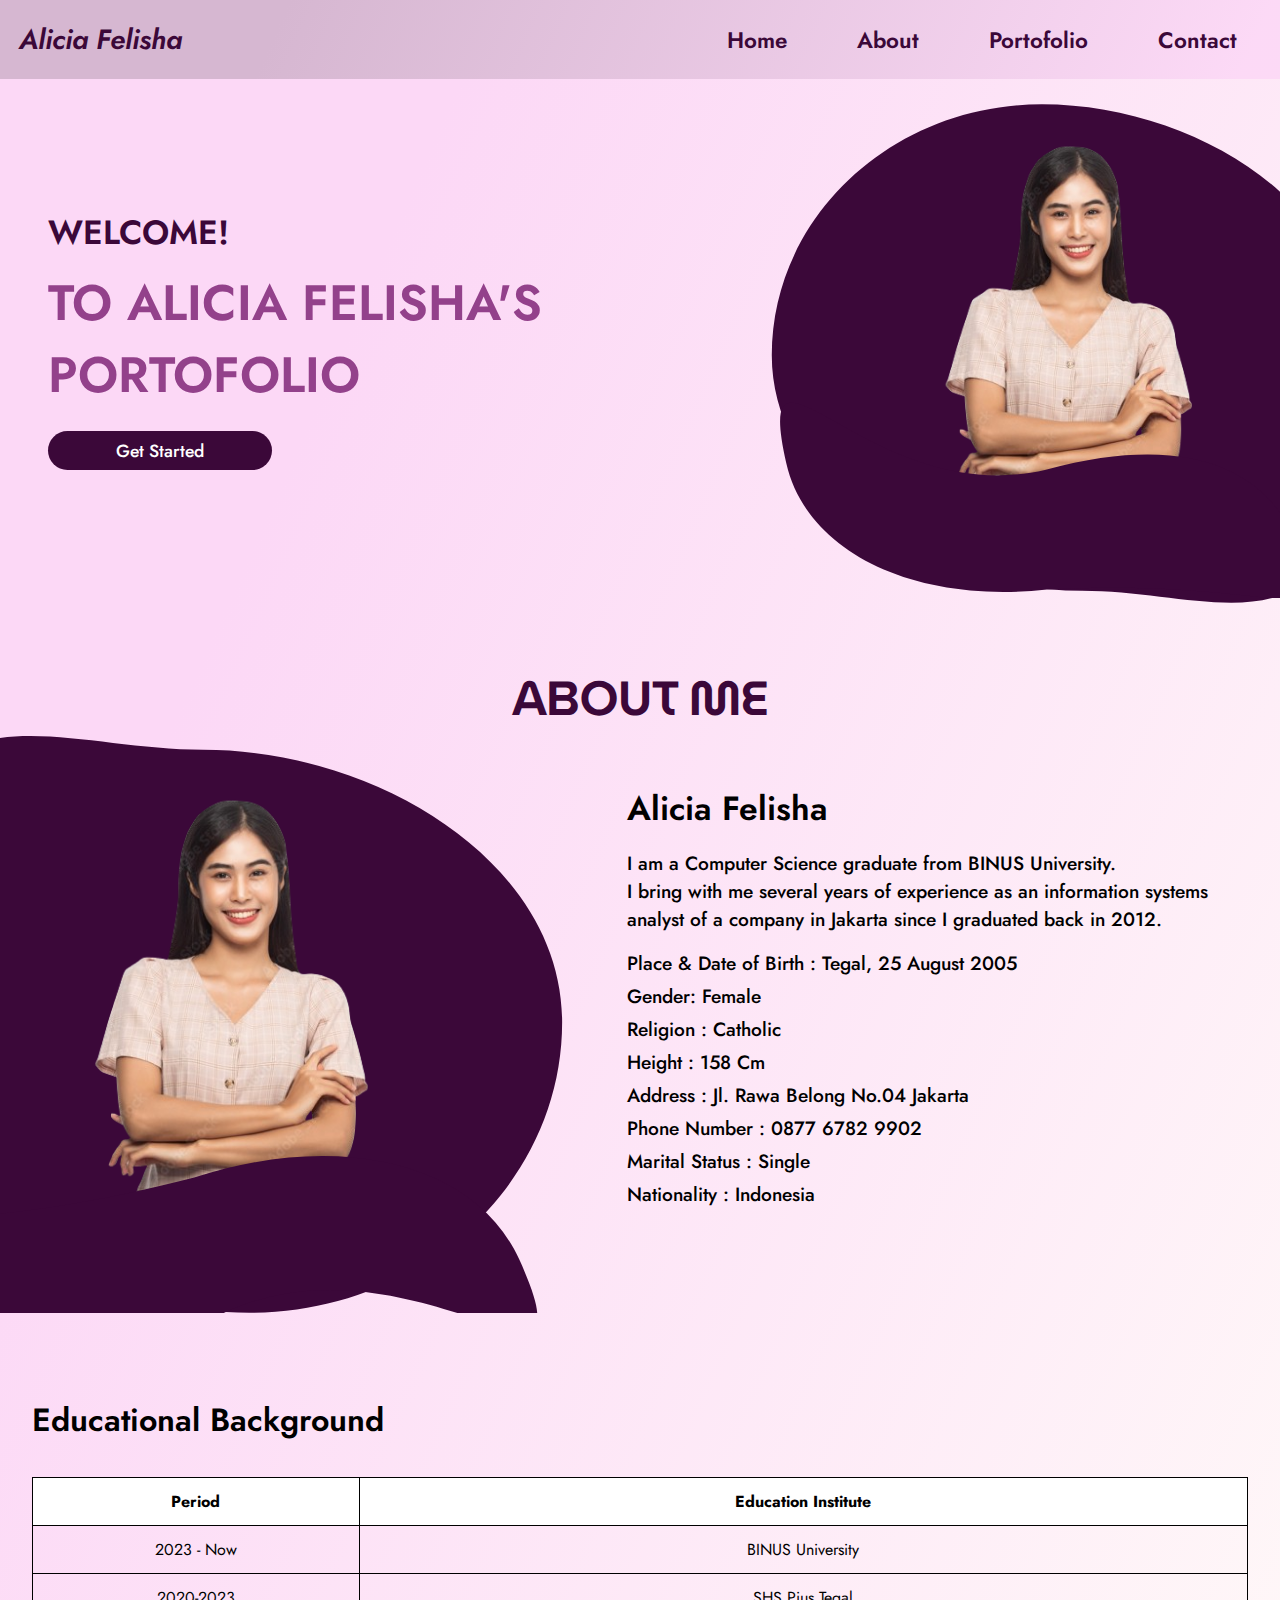
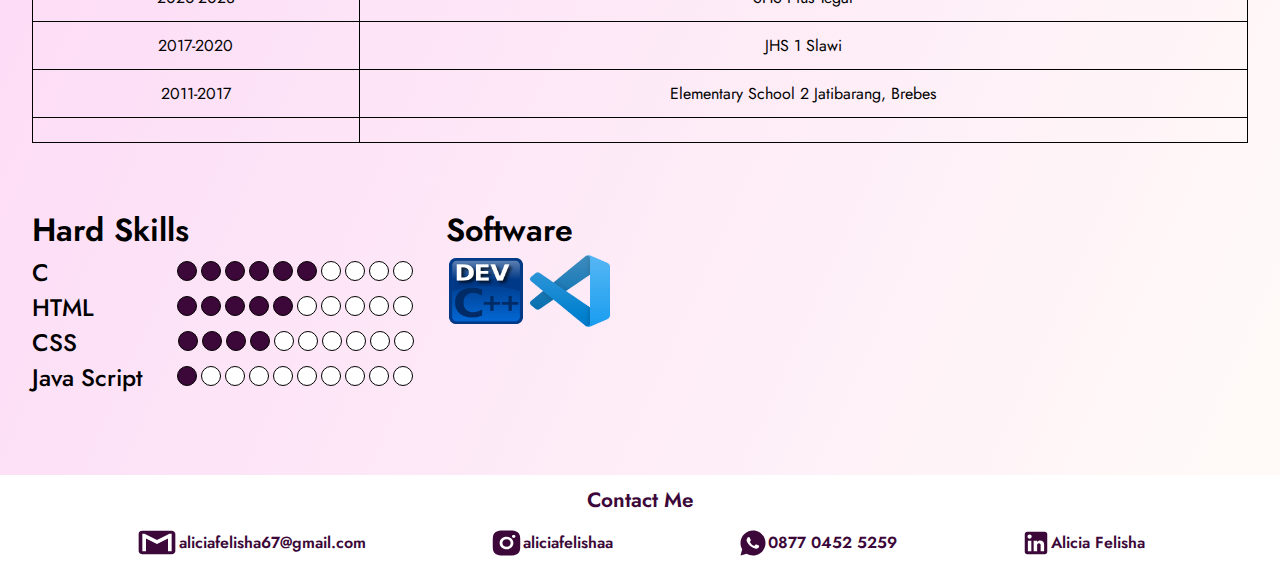
<file: index.html>
<!DOCTYPE html>
<html lang="en">
  <head>
    <meta charset="UTF-8" />
    <meta name="viewport" content="width=device-width, initial-scale=1.0" />
    <title>Portofolio</title>
    <link rel="stylesheet" href="style.css" />
    <link rel="preconnect" href="https://fonts.googleapis.com" />
    <link rel="preconnect" href="https://fonts.gstatic.com" crossorigin />
    <link
      href="https://fonts.googleapis.com/css2?family=Jost:ital,wght@0,100..900;1,100..900&display=swap"
      rel="stylesheet"
    />
    <link
      href="https://fonts.googleapis.com/css2?family=Jost:ital,wght@0,100..900;1,100..900&family=MuseoModerno:ital,wght@0,100..900;1,100..900&display=swap"
      rel="stylesheet"
    />
    <!-- BOXICON (ICON) -->
    <link
      href="https://unpkg.com/boxicons@2.1.4/css/boxicons.min.css"
      rel="stylesheet"
    />
  </head>
  <body>
    <nav class="navbar">
      <div class="navbar-container">
        <span class="nameLogo">Alicia Felisha</span>
        <ul class="navbar__buttons">
          <li><a href="index.html">Home</a></li>
          <li><a href="#about-me">About</a></li>
          <li><a href="index_portofolio.html">Portofolio</a></li>
          <li><a href="index_contact.html">Contact</a></li>
        </ul>
        <div class="navbar__mobile-hamburger">
          <i class="bx bx-menu"></i>
        </div>
      </div>
    </nav>
    <main>
      <section class="ContainerImageTitle section home">
        <div class="titleContainer">
          <div class="titleWelcome">WELCOME!</div>
          <div class="titlePortofolio">
            TO ALICIA FELISHA'S <br />PORTOFOLIO
          </div>
          <div class="buttonGetStarted">
            <button class="getStarted">
              <a
                href="#
                "
                >Get Started</a
              >
            </button>
          </div>
        </div>
        <div class="imagePeople">
          <svg
            xmlns="http://www.w3.org/2000/svg"
            width="509"
            height="552"
            viewBox="0 0 589 572"
            fill="none"
          >
            <path
              d="M672.41 267.275C698.5 667.5 532.499 557.775 359.91 557.775C187.321 557.775 0.909912 445.714 0.909912 285.275C0.909912 124.836 140.821 -5.2251 313.41 -5.2251C485.999 -5.2251 672.41 106.836 672.41 267.275Z"
              fill="#3B0839"
            />
            <image
              xlink:href="Asset/1000_F_522657943_dyMe82dlaNDYj5a3Kgy31LSkqwDp9mtB-removebg-preview.png"
              width="100%"
              height="100%"
              x="50"
              y="-50"
            />
            <g
              xmlns="http://www.w3.org/2000/svg"
              width="561"
              height="226"
              transform="translate(10, 340)"
              viewBox="0 0 561 226"
              fill="none"
            >
              <path
                d="M602.856 209.625C594.845 248.459 535.553 204.448 309.49 216.158C153.72 233.264 30.5 171.5 7.70522 70.1235C-33.406 -112.713 106 126 308.118 77.4987C569.5 6.50001 610.867 170.79 602.856 209.625Z"
                fill="#3B0839"
              />
            </g>
          </svg>
        </div>
      </section>

      <section id="about-me" class="section">
        <h1 class="SubTitle-Header">ABOUT ME</h1>
        <div class="container-about">
          <div class="imagePeople2">
            <svg
              xmlns="http://www.w3.org/2000/svg"
              width="563"
              height="577"
              viewBox="0 0 563 577"
              fill="none"
            >
              <path
                d="M-109.371 304.261C-135.461 -95.9641 30.5399 13.761 203.129 13.761C375.718 13.761 562.129 125.822 562.129 286.261C562.129 446.7 422.218 576.761 249.629 576.761C77.0398 576.761 -109.371 464.7 -109.371 304.261Z"
                fill="#3B0839"
              />
              <image
                xlink:href="Asset/1000_F_522657943_dyMe82dlaNDYj5a3Kgy31LSkqwDp9mtB-removebg-preview.png"
                width="100%"
                height="100%"
                x="-50"
                y="-40"
              />
              <g
                xmlns="http://www.w3.org/2000/svg"
                width="561"
                height="226"
                transform="translate(10, 420)"
                viewBox="0 0 561 226"
                fill="none"
              >
                <path
                  d="M-101.749 87.2242C-101.749 47.5719 -34.7885 78.697 184.248 21.558C333.351 -26.6643 466.507 8.93267 509.313 103.614C586.514 274.375 401.756 68.7475 213.604 157.081C-28.0446 279.422 -101.749 126.877 -101.749 87.2242Z"
                  fill="#3B0839"
                />
              </g>
            </svg>
          </div>
          <div class="text-description">
            <h5 class="name-description">Alicia Felisha</h5>
            <p class="description-profile">
              I am a Computer Science graduate from BINUS University. <br />
              I bring with me several years of experience as an information
              systems <br />
              analyst of a company in Jakarta since I graduated back in 2012.
            </p>
            <div class="tab-description">
              Place & Date of Birth : Tegal, 25 August 2005
            </div>
            <div class="tab-description">Gender: Female</div>
            <div class="tab-description">Religion : Catholic</div>
            <div class="tab-description">Height : 158 Cm</div>
            <div class="tab-description">
              Address : Jl. Rawa Belong No.04 Jakarta
            </div>
            <div class="tab-description">Phone Number : 0877 6782 9902</div>
            <div class="tab-description">Marital Status : Single</div>
            <div class="tab-description">Nationality : Indonesia</div>
          </div>
        </div>
      </section>

      <section>
        <h1 class="subtitle-educational">Educational Background</h1>
        <div class="table-decoration">
          <table border="1">
            <thead>
              <tr>
                <th class="th-style">Period</th>
                <th class="th-style">Education Institute</th>
              </tr>
            </thead>
            <tbody>
              <tr>
                <td class="th-style">2023 - Now</td>
                <td class="th-style">BINUS University</td>
              </tr>
              <tr>
                <td class="th-style">2020-2023</td>
                <td class="th-style">SHS Pius Tegal</td>
              </tr>
              <tr>
                <td class="th-style">2017-2020</td>
                <td class="th-style">JHS 1 Slawi</td>
              </tr>
              <tr>
                <td class="th-style">2011-2017</td>
                <td class="th-style">Elementary School 2 Jatibarang, Brebes</td>
              </tr>
              <tr>
                <td></td>
                <td></td>
              </tr>
            </tbody>
          </table>
        </div>
      </section>

      <section class="container-hs-sf">
        <div class="container-hardskill-software">
          <div class="container-hs">
            <h1 class="title-hs-soft">Hard Skills</h1>
            <div class="rating-hardskill">
              <div class="container-rat">
                <h1>C</h1>
                <div class="c-rating">
                  <svg
                    xmlns="http://www.w3.org/2000/svg"
                    width="20"
                    height="20"
                    viewBox="0 0 20 20"
                    fill="none"
                  >
                    <circle
                      cx="10"
                      cy="10"
                      r="9.5"
                      fill="#3B0839"
                      stroke="black"
                    />
                  </svg>
                  <svg
                    xmlns="http://www.w3.org/2000/svg"
                    width="20"
                    height="20"
                    viewBox="0 0 20 20"
                    fill="none"
                  >
                    <circle
                      cx="10"
                      cy="10"
                      r="9.5"
                      fill="#3B0839"
                      stroke="black"
                    />
                  </svg>
                  <svg
                    xmlns="http://www.w3.org/2000/svg"
                    width="20"
                    height="20"
                    viewBox="0 0 20 20"
                    fill="none"
                  >
                    <circle
                      cx="10"
                      cy="10"
                      r="9.5"
                      fill="#3B0839"
                      stroke="black"
                    />
                  </svg>
                  <svg
                    xmlns="http://www.w3.org/2000/svg"
                    width="20"
                    height="20"
                    viewBox="0 0 20 20"
                    fill="none"
                  >
                    <circle
                      cx="10"
                      cy="10"
                      r="9.5"
                      fill="#3B0839"
                      stroke="black"
                    />
                  </svg>
                  <svg
                    xmlns="http://www.w3.org/2000/svg"
                    width="20"
                    height="20"
                    viewBox="0 0 20 20"
                    fill="none"
                  >
                    <circle
                      cx="10"
                      cy="10"
                      r="9.5"
                      fill="#3B0839"
                      stroke="black"
                    />
                  </svg>
                  <svg
                    xmlns="http://www.w3.org/2000/svg"
                    width="20"
                    height="20"
                    viewBox="0 0 20 20"
                    fill="none"
                  >
                    <circle
                      cx="10"
                      cy="10"
                      r="9.5"
                      fill="#3B0839"
                      stroke="black"
                    />
                  </svg>
                  <svg
                    xmlns="http://www.w3.org/2000/svg"
                    width="20"
                    height="20"
                    viewBox="0 0 20 20"
                    fill="none"
                  >
                    <circle
                      cx="10"
                      cy="10"
                      r="9.5"
                      fill="white"
                      stroke="black"
                    />
                  </svg>
                  <svg
                    xmlns="http://www.w3.org/2000/svg"
                    width="20"
                    height="20"
                    viewBox="0 0 20 20"
                    fill="none"
                  >
                    <circle
                      cx="10"
                      cy="10"
                      r="9.5"
                      fill="white"
                      stroke="black"
                    />
                  </svg>
                  <svg
                    xmlns="http://www.w3.org/2000/svg"
                    width="20"
                    height="20"
                    viewBox="0 0 20 20"
                    fill="none"
                  >
                    <circle
                      cx="10"
                      cy="10"
                      r="9.5"
                      fill="white"
                      stroke="black"
                    />
                  </svg>
                  <svg
                    xmlns="http://www.w3.org/2000/svg"
                    width="20"
                    height="20"
                    viewBox="0 0 20 20"
                    fill="none"
                  >
                    <circle
                      cx="10"
                      cy="10"
                      r="9.5"
                      fill="white"
                      stroke="black"
                    />
                  </svg>
                </div>
              </div>

              <div class="container-rat">
                <h1>HTML</h1>
                <div class="html-rating">
                  <svg
                    xmlns="http://www.w3.org/2000/svg"
                    width="20"
                    height="20"
                    viewBox="0 0 20 20"
                    fill="none"
                  >
                    <circle
                      cx="10"
                      cy="10"
                      r="9.5"
                      fill="#3B0839"
                      stroke="black"
                    />
                  </svg>
                  <svg
                    xmlns="http://www.w3.org/2000/svg"
                    width="20"
                    height="20"
                    viewBox="0 0 20 20"
                    fill="none"
                  >
                    <circle
                      cx="10"
                      cy="10"
                      r="9.5"
                      fill="#3B0839"
                      stroke="black"
                    />
                  </svg>
                  <svg
                    xmlns="http://www.w3.org/2000/svg"
                    width="20"
                    height="20"
                    viewBox="0 0 20 20"
                    fill="none"
                  >
                    <circle
                      cx="10"
                      cy="10"
                      r="9.5"
                      fill="#3B0839"
                      stroke="black"
                    />
                  </svg>
                  <svg
                    xmlns="http://www.w3.org/2000/svg"
                    width="20"
                    height="20"
                    viewBox="0 0 20 20"
                    fill="none"
                  >
                    <circle
                      cx="10"
                      cy="10"
                      r="9.5"
                      fill="#3B0839"
                      stroke="black"
                    />
                  </svg>
                  <svg
                    xmlns="http://www.w3.org/2000/svg"
                    width="20"
                    height="20"
                    viewBox="0 0 20 20"
                    fill="none"
                  >
                    <circle
                      cx="10"
                      cy="10"
                      r="9.5"
                      fill="#3B0839"
                      stroke="black"
                    />
                  </svg>
                  <svg
                    xmlns="http://www.w3.org/2000/svg"
                    width="20"
                    height="20"
                    viewBox="0 0 20 20"
                    fill="none"
                  >
                    <circle
                      cx="10"
                      cy="10"
                      r="9.5"
                      fill="white"
                      stroke="black"
                    />
                  </svg>
                  <svg
                    xmlns="http://www.w3.org/2000/svg"
                    width="20"
                    height="20"
                    viewBox="0 0 20 20"
                    fill="none"
                  >
                    <circle
                      cx="10"
                      cy="10"
                      r="9.5"
                      fill="white"
                      stroke="black"
                    />
                  </svg>
                  <svg
                    xmlns="http://www.w3.org/2000/svg"
                    width="20"
                    height="20"
                    viewBox="0 0 20 20"
                    fill="none"
                  >
                    <circle
                      cx="10"
                      cy="10"
                      r="9.5"
                      fill="white"
                      stroke="black"
                    />
                  </svg>
                  <svg
                    xmlns="http://www.w3.org/2000/svg"
                    width="20"
                    height="20"
                    viewBox="0 0 20 20"
                    fill="none"
                  >
                    <circle
                      cx="10"
                      cy="10"
                      r="9.5"
                      fill="white"
                      stroke="black"
                    />
                  </svg>
                  <svg
                    xmlns="http://www.w3.org/2000/svg"
                    width="20"
                    height="20"
                    viewBox="0 0 20 20"
                    fill="none"
                  >
                    <circle
                      cx="10"
                      cy="10"
                      r="9.5"
                      fill="white"
                      stroke="black"
                    />
                  </svg>
                </div>
              </div>

              <div class="container-rat">
                <h1>CSS</h1>
                <div class="css-rating">
                  <svg
                    xmlns="http://www.w3.org/2000/svg"
                    width="20"
                    height="20"
                    viewBox="0 0 20 20"
                    fill="none"
                  >
                    <circle
                      cx="10"
                      cy="10"
                      r="9.5"
                      fill="#3B0839"
                      stroke="black"
                    />
                  </svg>
                  <svg
                    xmlns="http://www.w3.org/2000/svg"
                    width="20"
                    height="20"
                    viewBox="0 0 20 20"
                    fill="none"
                  >
                    <circle
                      cx="10"
                      cy="10"
                      r="9.5"
                      fill="#3B0839"
                      stroke="black"
                    />
                  </svg>
                  <svg
                    xmlns="http://www.w3.org/2000/svg"
                    width="20"
                    height="20"
                    viewBox="0 0 20 20"
                    fill="none"
                  >
                    <circle
                      cx="10"
                      cy="10"
                      r="9.5"
                      fill="#3B0839"
                      stroke="black"
                    />
                  </svg>
                  <svg
                    xmlns="http://www.w3.org/2000/svg"
                    width="20"
                    height="20"
                    viewBox="0 0 20 20"
                    fill="none"
                  >
                    <circle
                      cx="10"
                      cy="10"
                      r="9.5"
                      fill="#3B0839"
                      stroke="black"
                    />
                  </svg>
                  <svg
                    xmlns="http://www.w3.org/2000/svg"
                    width="20"
                    height="20"
                    viewBox="0 0 20 20"
                    fill="none"
                  >
                    <circle
                      cx="10"
                      cy="10"
                      r="9.5"
                      fill="white"
                      stroke="black"
                    />
                  </svg>
                  <svg
                    xmlns="http://www.w3.org/2000/svg"
                    width="20"
                    height="20"
                    viewBox="0 0 20 20"
                    fill="none"
                  >
                    <circle
                      cx="10"
                      cy="10"
                      r="9.5"
                      fill="white"
                      stroke="black"
                    />
                  </svg>
                  <svg
                    xmlns="http://www.w3.org/2000/svg"
                    width="20"
                    height="20"
                    viewBox="0 0 20 20"
                    fill="none"
                  >
                    <circle
                      cx="10"
                      cy="10"
                      r="9.5"
                      fill="white"
                      stroke="black"
                    />
                  </svg>
                  <svg
                    xmlns="http://www.w3.org/2000/svg"
                    width="20"
                    height="20"
                    viewBox="0 0 20 20"
                    fill="none"
                  >
                    <circle
                      cx="10"
                      cy="10"
                      r="9.5"
                      fill="white"
                      stroke="black"
                    />
                  </svg>
                  <svg
                    xmlns="http://www.w3.org/2000/svg"
                    width="20"
                    height="20"
                    viewBox="0 0 20 20"
                    fill="none"
                  >
                    <circle
                      cx="10"
                      cy="10"
                      r="9.5"
                      fill="white"
                      stroke="black"
                    />
                  </svg>
                  <svg
                    xmlns="http://www.w3.org/2000/svg"
                    width="20"
                    height="20"
                    viewBox="0 0 20 20"
                    fill="none"
                  >
                    <circle
                      cx="10"
                      cy="10"
                      r="9.5"
                      fill="white"
                      stroke="black"
                    />
                  </svg>
                </div>
              </div>

              <div class="container-rat">
                <h1>Java Script</h1>
                <div class="js-rating">
                  <svg
                    xmlns="http://www.w3.org/2000/svg"
                    width="20"
                    height="20"
                    viewBox="0 0 20 20"
                    fill="none"
                  >
                    <circle
                      cx="10"
                      cy="10"
                      r="9.5"
                      fill="#3B0839"
                      stroke="black"
                    />
                  </svg>
                  <svg
                    xmlns="http://www.w3.org/2000/svg"
                    width="20"
                    height="20"
                    viewBox="0 0 20 20"
                    fill="none"
                  >
                    <circle
                      cx="10"
                      cy="10"
                      r="9.5"
                      fill="white"
                      stroke="black"
                    />
                  </svg>
                  <svg
                    xmlns="http://www.w3.org/2000/svg"
                    width="20"
                    height="20"
                    viewBox="0 0 20 20"
                    fill="none"
                  >
                    <circle
                      cx="10"
                      cy="10"
                      r="9.5"
                      fill="white"
                      stroke="black"
                    />
                  </svg>
                  <svg
                    xmlns="http://www.w3.org/2000/svg"
                    width="20"
                    height="20"
                    viewBox="0 0 20 20"
                    fill="none"
                  >
                    <circle
                      cx="10"
                      cy="10"
                      r="9.5"
                      fill="white"
                      stroke="black"
                    />
                  </svg>
                  <svg
                    xmlns="http://www.w3.org/2000/svg"
                    width="20"
                    height="20"
                    viewBox="0 0 20 20"
                    fill="none"
                  >
                    <circle
                      cx="10"
                      cy="10"
                      r="9.5"
                      fill="white"
                      stroke="black"
                    />
                  </svg>
                  <svg
                    xmlns="http://www.w3.org/2000/svg"
                    width="20"
                    height="20"
                    viewBox="0 0 20 20"
                    fill="none"
                  >
                    <circle
                      cx="10"
                      cy="10"
                      r="9.5"
                      fill="white"
                      stroke="black"
                    />
                  </svg>
                  <svg
                    xmlns="http://www.w3.org/2000/svg"
                    width="20"
                    height="20"
                    viewBox="0 0 20 20"
                    fill="none"
                  >
                    <circle
                      cx="10"
                      cy="10"
                      r="9.5"
                      fill="white"
                      stroke="black"
                    />
                  </svg>
                  <svg
                    xmlns="http://www.w3.org/2000/svg"
                    width="20"
                    height="20"
                    viewBox="0 0 20 20"
                    fill="none"
                  >
                    <circle
                      cx="10"
                      cy="10"
                      r="9.5"
                      fill="white"
                      stroke="black"
                    />
                  </svg>
                  <svg
                    xmlns="http://www.w3.org/2000/svg"
                    width="20"
                    height="20"
                    viewBox="0 0 20 20"
                    fill="none"
                  >
                    <circle
                      cx="10"
                      cy="10"
                      r="9.5"
                      fill="white"
                      stroke="black"
                    />
                  </svg>
                  <svg
                    xmlns="http://www.w3.org/2000/svg"
                    width="20"
                    height="20"
                    viewBox="0 0 20 20"
                    fill="none"
                  >
                    <circle
                      cx="10"
                      cy="10"
                      r="9.5"
                      fill="white"
                      stroke="black"
                    />
                  </svg>
                </div>
              </div>
            </div>
          </div>

          <div class="container-sf">
            <h1 class="title-hs-soft">Software</h1>
            <div class="logo-container">
              <img src="Asset/dev-c-logo.webp" alt="" class="logo" />
              <img
                src="Asset/Visual_Studio_Code_1.35_icon.svg.png "
                alt=""
                class="logo"
              />
            </div>
          </div>
        </div>
      </section>

      <section class="sec-portofolio">
        <div>
          <div class="title-header">My Portofolio</div>
          <p class="text-para">Here's my front-end portofolio ><</p>
          <section class="title-subheader">
            <h1>1. Program Design Method Project</h1>
            <div class="gambar-pdm">
              <img src="Asset/PDM1.png" alt="" />
              <img src="Asset/PDM2.png" alt="" />
              <img src="Asset/PDM3.png" alt="" />
              <img src="Asset/PDM4.png" alt="" />
            </div>
            <h1>2. Technology Project Member(TPM) Mini Project BNCC</h1>
            <div class="gambar-tpmmini">
              <img src="Asset/H1.png" alt="" />
              <img src="Asset/H2.png" alt="" />
              <img src="Asset/H3.png" alt="" />
              <img src="Asset/H4.png" alt="" />
              <img src="Asset/H5.png" alt="" />
              <img src="Asset/H6.png" alt="" />
            </div>
            <h1>3. Technoscape Website of TPM Final Project BNCC</h1>
            <div class="gambar-pdm">
              <img src="Asset/T1.png" alt="" />
              <img src="Asset/T2.png" alt="" />
              <img src="Asset/T3.png" alt="" />
              <img src="Asset/T4.png" alt="" />
            </div>
          </section>
        </div>
      </section>

      <section class="sec-contactme">
        <div>
          <h1 class="contactme">Contact Me</h1>
        </div>

        <div class="contact-container">
          <div class="kotak">
            <form action="#">
              <div class="text-name">
                <h2 class="text-form">Name</h2>
                <input type="text" placeholder="Enter your name" required />
              </div>

              <div class="text-name">
                <h2 class="text-form">Email</h2>
                <input type="email" placeholder="Enter your email" required />
              </div>
              <div class="text-name">
                <h2 class="text-form">Linked In</h2>
                <input
                  type="text"
                  placeholder="Enter your Linked In Account"
                  required
                />
              </div>

              <div class="text-name">
                <h2 class="text-form">Your Message</h2>
                <textarea
                  name=""
                  id=""
                  cols="25"
                  rows="4"
                  placeholder="Type Your Message"
                  class="textarea-message"
                ></textarea>
              </div>

              <button class="button-submit">Submit</button>
            </form>
          </div>

          <div class="aa">
            <svg
              xmlns="http://www.w3.org/2000/svg"
              width="301"
              height="315"
              viewBox="0 0 345 365"
              fill="none"
            >
              <path
                fill-rule="evenodd"
                clip-rule="evenodd"
                d="M222.922 1.04516C232.421 -0.173389 241.924 2.24782 249.526 7.82342C257.127 13.399 262.266 21.7169 263.911 31.1097L264.283 33.925L290.237 297.81C291.175 307.321 288.488 316.94 282.715 324.74C276.941 332.541 268.508 337.945 259.105 339.871L256.291 340.326L68.0223 364.417C58.5231 365.635 49.0201 363.214 41.4185 357.638C33.8169 352.063 28.6785 343.745 27.0333 334.352L26.6611 331.537L0.707635 67.6514C-0.230764 58.1411 2.45605 48.5216 8.22948 40.7213C14.0029 32.921 22.4362 27.5165 31.8389 25.5911L34.6536 25.1355L222.922 1.04516ZM147.326 201.58C131.493 203.606 114.821 208.354 101.697 216.217C89.2041 223.713 74.6214 237.68 76.6532 258.338C77.1069 263.14 79.3725 267.533 82.988 270.623C86.6036 273.713 91.2968 275.267 96.1108 274.967C100.925 274.668 105.497 272.538 108.895 269.011C112.293 265.485 114.261 260.828 114.397 255.99L114.335 253.803L115.181 252.721C116.728 251.15 118.482 249.801 120.392 248.714C127.521 244.443 138.608 240.868 151.034 239.278C163.44 237.69 174.965 238.372 182.747 240.736C184.908 241.394 186.503 242.106 187.632 242.725L188.587 243.328L189.642 244.167C190.171 249.161 192.661 253.682 196.563 256.735C200.465 259.789 205.46 261.124 210.45 260.447C215.439 259.771 220.014 257.138 223.168 253.129C226.322 249.119 227.797 244.06 227.268 239.066C225.236 218.408 208.303 208.474 194.664 204.321C180.339 199.97 163.14 199.556 147.326 201.58ZM138.057 107.335C128.07 108.613 118.884 113.81 112.518 121.783C106.152 129.757 103.128 139.853 104.111 149.851C105.094 159.849 110.004 168.93 117.761 175.096C125.518 181.262 135.486 184.009 145.472 182.731C155.458 181.453 164.645 176.256 171.011 168.283C177.377 160.309 180.401 150.213 179.418 140.215C178.435 130.217 173.525 121.136 165.768 114.97C158.011 108.803 148.043 106.057 138.057 107.335ZM327.518 294.242L309.781 302.696L282.393 24.2214L301.331 27.9821C307.139 29.1378 312.385 32.1116 316.325 36.482C320.266 40.8523 322.701 46.3978 323.285 52.3325L344.196 264.949C344.779 270.884 343.482 276.907 340.489 282.164C337.495 287.422 332.957 291.647 327.518 294.242Z"
                fill="#3B0839"
              />
            </svg>
          </div>
        </div>
      </section>

      <footer>
        <div class="footer-text">Contact Me</div>

        <div class="footer-container">
          <div class="gmail-footer">
            <svg
              xmlns="http://www.w3.org/2000/svg"
              width="44"
              height="35"
              viewBox="0 0 44 35"
              fill="none"
            >
              <path
                d="M36.6667 26.2499H33V13.4895L22 18.9583L11 13.4895V26.2499H7.33335V8.74992H9.53335L22 14.9478L34.4667 8.74992H36.6667M36.6667 5.83325H7.33335C5.29835 5.83325 3.66669 7.13117 3.66669 8.74992V26.2499C3.66669 27.0235 4.053 27.7653 4.74063 28.3123C5.42826 28.8593 6.36089 29.1666 7.33335 29.1666H36.6667C37.6391 29.1666 38.5718 28.8593 39.2594 28.3123C39.947 27.7653 40.3334 27.0235 40.3334 26.2499V8.74992C40.3334 7.97637 39.947 7.2345 39.2594 6.68752C38.5718 6.14054 37.6391 5.83325 36.6667 5.83325Z"
                fill="#3B0839"
              />
            </svg>
            <div class="text-footer">aliciafelisha67@gmail.com</div>
          </div>
          <div class="gmail-footer">
            <svg
              xmlns="http://www.w3.org/2000/svg"
              width="33"
              height="30"
              viewBox="0 0 33 30"
              fill="none"
            >
              <path
                d="M17.9135 2.5C19.4604 2.50375 20.2455 2.51125 20.9234 2.52875L21.1901 2.5375C21.4981 2.5475 21.802 2.56 22.1691 2.575C23.6321 2.6375 24.6304 2.8475 25.5063 3.15625C26.4137 3.47375 27.1783 3.90375 27.9428 4.5975C28.6419 5.22237 29.1829 5.97824 29.5281 6.8125C29.8678 7.60875 30.0988 8.51625 30.1675 9.8475C30.184 10.18 30.1978 10.4563 30.2087 10.7375L30.217 10.98C30.2376 11.595 30.2459 12.3088 30.2486 13.715L30.25 14.6475V16.285C30.2534 17.1968 30.2428 18.1085 30.2184 19.02L30.2101 19.2625C30.1991 19.5437 30.1854 19.82 30.1689 20.1525C30.1001 21.4837 29.8664 22.39 29.5281 23.1875C29.1839 24.0222 28.6428 24.7783 27.9428 25.4025C27.2552 26.0379 26.4238 26.5297 25.5063 26.8438C24.6304 27.1525 23.6321 27.3625 22.1691 27.425C21.8429 27.439 21.5165 27.4515 21.1901 27.4625L20.9234 27.47C20.2455 27.4875 19.4604 27.4963 17.9135 27.4988L16.8877 27.5H15.0879C14.0845 27.5031 13.0811 27.4936 12.078 27.4712L11.8112 27.4638C11.4848 27.4525 11.1585 27.4396 10.8322 27.425C9.36925 27.3625 8.371 27.1525 7.49375 26.8438C6.57617 26.5305 5.74505 26.0386 5.05862 25.4025C4.35881 24.7779 3.81731 24.0219 3.47188 23.1875C3.13225 22.3912 2.90125 21.4837 2.8325 20.1525C2.81718 19.8559 2.80343 19.5592 2.79125 19.2625L2.78438 19.02C2.75904 18.1085 2.74758 17.1968 2.75 16.285V13.715C2.74616 12.8033 2.75625 11.8915 2.78025 10.98L2.78987 10.7375C2.80087 10.4563 2.81462 10.18 2.83112 9.8475C2.89987 8.51625 3.13087 7.61 3.4705 6.8125C3.81578 5.97738 4.35837 5.22128 5.06 4.5975C5.74625 3.96184 6.57682 3.46998 7.49375 3.15625C8.371 2.8475 9.36787 2.6375 10.8322 2.575C11.198 2.56 11.5033 2.5475 11.8112 2.5375L12.078 2.53C13.0806 2.50779 14.0836 2.49821 15.0865 2.50125L17.9135 2.5ZM16.5 8.75C14.6766 8.75 12.928 9.40848 11.6386 10.5806C10.3493 11.7527 9.625 13.3424 9.625 15C9.625 16.6576 10.3493 18.2473 11.6386 19.4194C12.928 20.5915 14.6766 21.25 16.5 21.25C18.3234 21.25 20.072 20.5915 21.3614 19.4194C22.6507 18.2473 23.375 16.6576 23.375 15C23.375 13.3424 22.6507 11.7527 21.3614 10.5806C20.072 9.40848 18.3234 8.75 16.5 8.75ZM16.5 11.25C17.0417 11.2499 17.5781 11.3468 18.0786 11.5352C18.5791 11.7236 19.0339 11.9997 19.417 12.3479C19.8001 12.6961 20.104 13.1094 20.3114 13.5644C20.5188 14.0193 20.6256 14.5069 20.6257 14.9994C20.6258 15.4918 20.5192 15.9795 20.312 16.4345C20.1047 16.8895 19.801 17.3029 19.418 17.6512C19.035 17.9995 18.5803 18.2758 18.0799 18.4643C17.5795 18.6528 17.0431 18.7499 16.5014 18.75C15.4074 18.75 14.3581 18.3549 13.5846 17.6517C12.811 16.9484 12.3764 15.9946 12.3764 15C12.3764 14.0054 12.811 13.0516 13.5846 12.3483C14.3581 11.6451 15.4074 11.25 16.5014 11.25M23.7201 6.875C23.2643 6.875 22.8271 7.03962 22.5048 7.33265C22.1825 7.62567 22.0014 8.0231 22.0014 8.4375C22.0014 8.8519 22.1825 9.24933 22.5048 9.54235C22.8271 9.83538 23.2643 10 23.7201 10C24.176 10 24.6131 9.83538 24.9355 9.54235C25.2578 9.24933 25.4389 8.8519 25.4389 8.4375C25.4389 8.0231 25.2578 7.62567 24.9355 7.33265C24.6131 7.03962 24.176 6.875 23.7201 6.875Z"
                fill="#3B0839"
              />
            </svg>
            <div class="text-footer">aliciafelishaa</div>
          </div>

          <div class="gmail-footer">
            <svg
              xmlns="http://www.w3.org/2000/svg"
              width="30"
              height="30"
              viewBox="0 0 30 30"
              fill="none"
            >
              <path
                d="M15.0013 2.5C21.905 2.5 27.5013 8.09625 27.5013 15C27.5013 21.9037 21.905 27.5 15.0013 27.5C12.7922 27.5036 10.6221 26.919 8.71375 25.8063L2.50625 27.5L4.19625 21.29C3.08262 19.3811 2.49756 17.21 2.50125 15C2.50125 8.09625 8.0975 2.5 15.0013 2.5ZM10.7413 9.125L10.4913 9.135C10.3294 9.14486 10.1712 9.18738 10.0263 9.26C9.89065 9.33679 9.76687 9.43278 9.65875 9.545C9.50875 9.68625 9.42375 9.80875 9.3325 9.9275C8.87016 10.5286 8.62122 11.2666 8.625 12.025C8.6275 12.6375 8.7875 13.2338 9.0375 13.7913C9.54875 14.9187 10.39 16.1125 11.5 17.2188C11.7675 17.485 12.03 17.7525 12.3125 18.0013C13.6917 19.2156 15.3353 20.0913 17.1125 20.5588L17.8225 20.6675C18.0538 20.68 18.285 20.6625 18.5175 20.6512C18.8816 20.6325 19.237 20.5339 19.5588 20.3625C19.7224 20.2782 19.8822 20.1864 20.0375 20.0875C20.0375 20.0875 20.0913 20.0525 20.1938 19.975C20.3625 19.85 20.4663 19.7612 20.6063 19.615C20.71 19.5075 20.8 19.3813 20.8688 19.2375C20.9663 19.0338 21.0638 18.645 21.1038 18.3212C21.1338 18.0737 21.125 17.9388 21.1213 17.855C21.1163 17.7213 21.005 17.5825 20.8838 17.5238L20.1563 17.1975C20.1563 17.1975 19.0688 16.7238 18.4038 16.4213C18.3342 16.3909 18.2596 16.3735 18.1838 16.37C18.0982 16.3612 18.0118 16.3708 17.9303 16.3982C17.8488 16.4256 17.7741 16.4701 17.7113 16.5287C17.705 16.5262 17.6213 16.5975 16.7175 17.6925C16.6656 17.7622 16.5942 17.8149 16.5123 17.8438C16.4303 17.8728 16.3416 17.8767 16.2575 17.855C16.1761 17.8332 16.0963 17.8056 16.0188 17.7725C15.8638 17.7075 15.81 17.6825 15.7038 17.6375C14.9863 17.3244 14.3221 16.9014 13.735 16.3838C13.5775 16.2463 13.4313 16.0962 13.2813 15.9513C12.7895 15.4803 12.3609 14.9475 12.0063 14.3663L11.9325 14.2475C11.8795 14.1677 11.8367 14.0816 11.805 13.9913C11.7575 13.8075 11.8813 13.66 11.8813 13.66C11.8813 13.66 12.185 13.3275 12.3263 13.1475C12.4638 12.9725 12.58 12.8025 12.655 12.6813C12.8025 12.4438 12.8488 12.2 12.7713 12.0113C12.4213 11.1562 12.0588 10.305 11.6863 9.46C11.6125 9.2925 11.3938 9.1725 11.195 9.14875C11.1275 9.14125 11.06 9.13375 10.9925 9.12875C10.8246 9.12041 10.6564 9.12208 10.4888 9.13375L10.7413 9.125Z"
                fill="#3B0839"
              />
            </svg>
            <div class="text-footer">0877 0452 5259</div>
          </div>

          <div class="gmail-footer">
            <svg
              xmlns="http://www.w3.org/2000/svg"
              width="30"
              height="30"
              viewBox="0 0 30 30"
              fill="none"
            >
              <path
                d="M23.75 3.75C24.413 3.75 25.0489 4.01339 25.5178 4.48223C25.9866 4.95107 26.25 5.58696 26.25 6.25V23.75C26.25 24.413 25.9866 25.0489 25.5178 25.5178C25.0489 25.9866 24.413 26.25 23.75 26.25H6.25C5.58696 26.25 4.95107 25.9866 4.48223 25.5178C4.01339 25.0489 3.75 24.413 3.75 23.75V6.25C3.75 5.58696 4.01339 4.95107 4.48223 4.48223C4.95107 4.01339 5.58696 3.75 6.25 3.75H23.75ZM23.125 23.125V16.5C23.125 15.4192 22.6957 14.3828 21.9315 13.6185C21.1672 12.8543 20.1308 12.425 19.05 12.425C17.9875 12.425 16.75 13.075 16.15 14.05V12.6625H12.6625V23.125H16.15V16.9625C16.15 16 16.925 15.2125 17.8875 15.2125C18.3516 15.2125 18.7967 15.3969 19.1249 15.7251C19.4531 16.0533 19.6375 16.4984 19.6375 16.9625V23.125H23.125ZM8.6 10.7C9.15695 10.7 9.6911 10.4788 10.0849 10.0849C10.4788 9.6911 10.7 9.15695 10.7 8.6C10.7 7.4375 9.7625 6.4875 8.6 6.4875C8.03973 6.4875 7.50241 6.71007 7.10624 7.10624C6.71007 7.50241 6.4875 8.03973 6.4875 8.6C6.4875 9.7625 7.4375 10.7 8.6 10.7ZM10.3375 23.125V12.6625H6.875V23.125H10.3375Z"
                fill="#3B0839"
              />
            </svg>
            <div class="text-footer">Alicia Felisha</div>
          </div>
        </div>
      </footer>
    </main>
  </body>
</html>
</file>
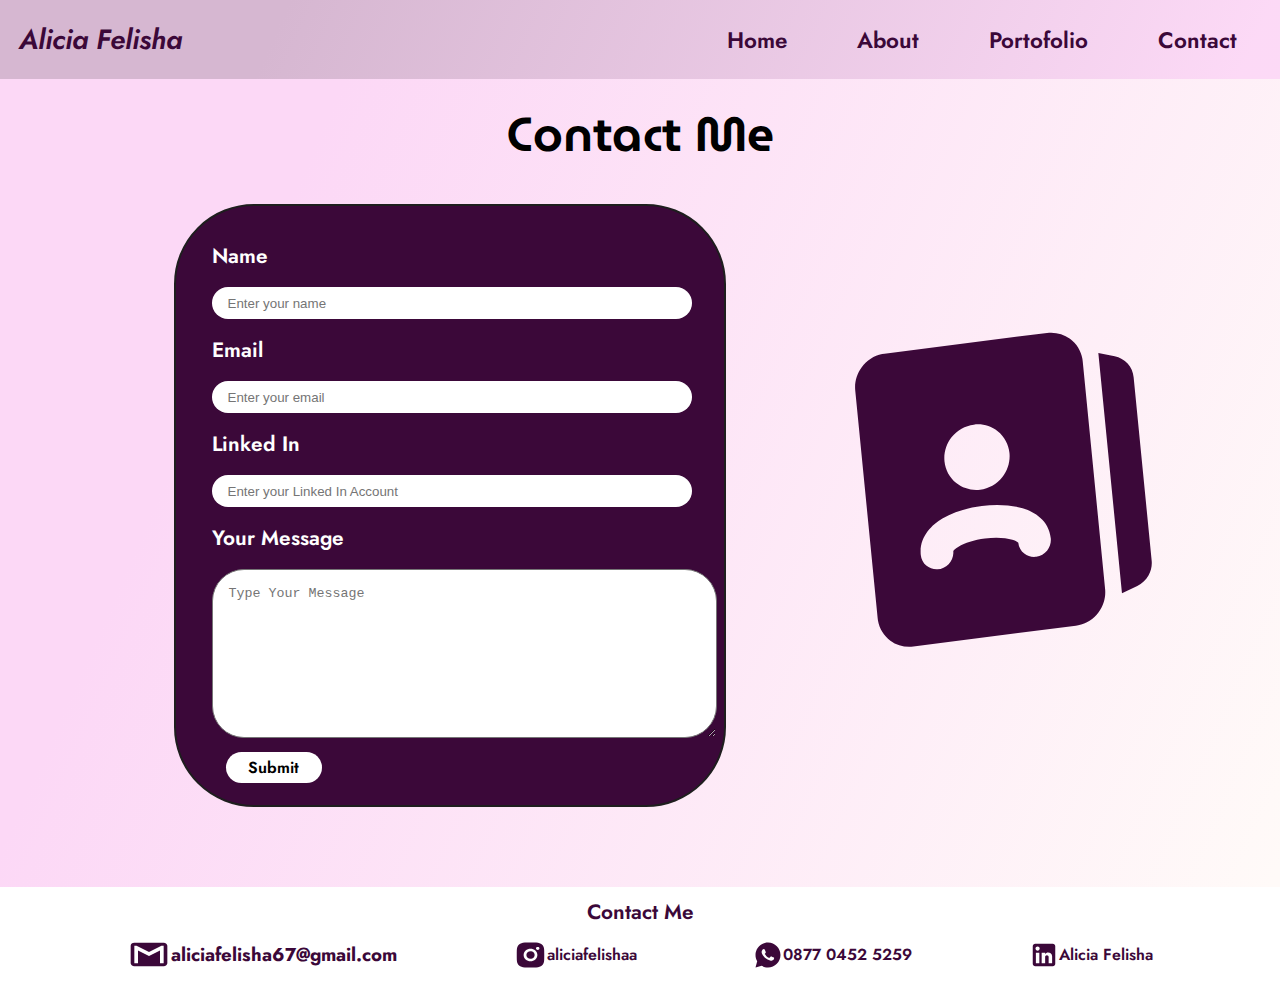
<file: index_contact.html>
<!DOCTYPE html>
<html lang="en">
  <head>
    <meta charset="UTF-8" />
    <meta name="viewport" content="width=device-width, initial-scale=1.0" />
    <title>Portofolio</title>
    <link rel="stylesheet" href="style_contact.css" />
    <link rel="preconnect" href="https://fonts.googleapis.com" />
    <link rel="preconnect" href="https://fonts.gstatic.com" crossorigin />
    <link
      href="https://fonts.googleapis.com/css2?family=Jost:ital,wght@0,100..900;1,100..900&display=swap"
      rel="stylesheet"
    />
    <link
      href="https://fonts.googleapis.com/css2?family=Jost:ital,wght@0,100..900;1,100..900&family=MuseoModerno:ital,wght@0,100..900;1,100..900&display=swap"
      rel="stylesheet"
    />
  </head>
  <body>
    <nav class="navbar">
      <div class="navbar-container">
        <span class="nameLogo">Alicia Felisha</span>
        <ul class="navbar__buttons">
          <li><a href="index.html">Home</a></li>
          <li><a href="index.html">About</a></li>
          <li><a href="index_portofolio.html">Portofolio</a></li>
          <li><a href="index_contact.html">Contact</a></li>
        </ul>
        <div class="navbar__mobile-hamburger">
          <i class="bx bx-menu"></i>
        </div>
      </div>
    </nav>

    <main>
      <section>
        <div>
          <h1 class="contactme">Contact Me</h1>
        </div>

        <div class="contact-container">
          <div class="kotak">
            <form action="#">
              <div class="text-name">
                <h2 class="text-form">Name</h2>
                <input type="text" placeholder="Enter your name" required />
              </div>

              <div class="text-name">
                <h2 class="text-form">Email</h2>
                <input type="email" placeholder="Enter your email" required />
              </div>
              <div class="text-name">
                <h2 class="text-form">Linked In</h2>
                <input
                  type="text"
                  placeholder="Enter your Linked In Account"
                  required
                />
              </div>

              <div class="text-name">
                <h2 class="text-form">Your Message</h2>
                <textarea
                  name=""
                  id=""
                  cols="57"
                  rows="9"
                  placeholder="Type Your Message"
                  class="textarea-message"
                ></textarea>
              </div>

              <button class="button-submit">Submit</button>
            </form>
          </div>

          <div class="aa">
            <svg
              xmlns="http://www.w3.org/2000/svg"
              width="301"
              height="315"
              viewBox="0 0 345 365"
              fill="none"
            >
              <path
                fill-rule="evenodd"
                clip-rule="evenodd"
                d="M222.922 1.04516C232.421 -0.173389 241.924 2.24782 249.526 7.82342C257.127 13.399 262.266 21.7169 263.911 31.1097L264.283 33.925L290.237 297.81C291.175 307.321 288.488 316.94 282.715 324.74C276.941 332.541 268.508 337.945 259.105 339.871L256.291 340.326L68.0223 364.417C58.5231 365.635 49.0201 363.214 41.4185 357.638C33.8169 352.063 28.6785 343.745 27.0333 334.352L26.6611 331.537L0.707635 67.6514C-0.230764 58.1411 2.45605 48.5216 8.22948 40.7213C14.0029 32.921 22.4362 27.5165 31.8389 25.5911L34.6536 25.1355L222.922 1.04516ZM147.326 201.58C131.493 203.606 114.821 208.354 101.697 216.217C89.2041 223.713 74.6214 237.68 76.6532 258.338C77.1069 263.14 79.3725 267.533 82.988 270.623C86.6036 273.713 91.2968 275.267 96.1108 274.967C100.925 274.668 105.497 272.538 108.895 269.011C112.293 265.485 114.261 260.828 114.397 255.99L114.335 253.803L115.181 252.721C116.728 251.15 118.482 249.801 120.392 248.714C127.521 244.443 138.608 240.868 151.034 239.278C163.44 237.69 174.965 238.372 182.747 240.736C184.908 241.394 186.503 242.106 187.632 242.725L188.587 243.328L189.642 244.167C190.171 249.161 192.661 253.682 196.563 256.735C200.465 259.789 205.46 261.124 210.45 260.447C215.439 259.771 220.014 257.138 223.168 253.129C226.322 249.119 227.797 244.06 227.268 239.066C225.236 218.408 208.303 208.474 194.664 204.321C180.339 199.97 163.14 199.556 147.326 201.58ZM138.057 107.335C128.07 108.613 118.884 113.81 112.518 121.783C106.152 129.757 103.128 139.853 104.111 149.851C105.094 159.849 110.004 168.93 117.761 175.096C125.518 181.262 135.486 184.009 145.472 182.731C155.458 181.453 164.645 176.256 171.011 168.283C177.377 160.309 180.401 150.213 179.418 140.215C178.435 130.217 173.525 121.136 165.768 114.97C158.011 108.803 148.043 106.057 138.057 107.335ZM327.518 294.242L309.781 302.696L282.393 24.2214L301.331 27.9821C307.139 29.1378 312.385 32.1116 316.325 36.482C320.266 40.8523 322.701 46.3978 323.285 52.3325L344.196 264.949C344.779 270.884 343.482 276.907 340.489 282.164C337.495 287.422 332.957 291.647 327.518 294.242Z"
                fill="#3B0839"
              />
            </svg>
          </div>
        </div>
      </section>

      <footer>
        <div class="footer-text">Contact Me</div>

        <div class="footer-container">
          <div class="gmail-footer">
            <svg
              xmlns="http://www.w3.org/2000/svg"
              width="44"
              height="35"
              viewBox="0 0 44 35"
              fill="none"
            >
              <path
                d="M36.6667 26.2499H33V13.4895L22 18.9583L11 13.4895V26.2499H7.33335V8.74992H9.53335L22 14.9478L34.4667 8.74992H36.6667M36.6667 5.83325H7.33335C5.29835 5.83325 3.66669 7.13117 3.66669 8.74992V26.2499C3.66669 27.0235 4.053 27.7653 4.74063 28.3123C5.42826 28.8593 6.36089 29.1666 7.33335 29.1666H36.6667C37.6391 29.1666 38.5718 28.8593 39.2594 28.3123C39.947 27.7653 40.3334 27.0235 40.3334 26.2499V8.74992C40.3334 7.97637 39.947 7.2345 39.2594 6.68752C38.5718 6.14054 37.6391 5.83325 36.6667 5.83325Z"
                fill="#3B0839"
              />
            </svg>
            <h3>aliciafelisha67@gmail.com</h3>
          </div>
          <div class="gmail-footer">
            <svg
              xmlns="http://www.w3.org/2000/svg"
              width="33"
              height="30"
              viewBox="0 0 33 30"
              fill="none"
            >
              <path
                d="M17.9135 2.5C19.4604 2.50375 20.2455 2.51125 20.9234 2.52875L21.1901 2.5375C21.4981 2.5475 21.802 2.56 22.1691 2.575C23.6321 2.6375 24.6304 2.8475 25.5063 3.15625C26.4137 3.47375 27.1783 3.90375 27.9428 4.5975C28.6419 5.22237 29.1829 5.97824 29.5281 6.8125C29.8678 7.60875 30.0988 8.51625 30.1675 9.8475C30.184 10.18 30.1978 10.4563 30.2087 10.7375L30.217 10.98C30.2376 11.595 30.2459 12.3088 30.2486 13.715L30.25 14.6475V16.285C30.2534 17.1968 30.2428 18.1085 30.2184 19.02L30.2101 19.2625C30.1991 19.5437 30.1854 19.82 30.1689 20.1525C30.1001 21.4837 29.8664 22.39 29.5281 23.1875C29.1839 24.0222 28.6428 24.7783 27.9428 25.4025C27.2552 26.0379 26.4238 26.5297 25.5063 26.8438C24.6304 27.1525 23.6321 27.3625 22.1691 27.425C21.8429 27.439 21.5165 27.4515 21.1901 27.4625L20.9234 27.47C20.2455 27.4875 19.4604 27.4963 17.9135 27.4988L16.8877 27.5H15.0879C14.0845 27.5031 13.0811 27.4936 12.078 27.4712L11.8112 27.4638C11.4848 27.4525 11.1585 27.4396 10.8322 27.425C9.36925 27.3625 8.371 27.1525 7.49375 26.8438C6.57617 26.5305 5.74505 26.0386 5.05862 25.4025C4.35881 24.7779 3.81731 24.0219 3.47188 23.1875C3.13225 22.3912 2.90125 21.4837 2.8325 20.1525C2.81718 19.8559 2.80343 19.5592 2.79125 19.2625L2.78438 19.02C2.75904 18.1085 2.74758 17.1968 2.75 16.285V13.715C2.74616 12.8033 2.75625 11.8915 2.78025 10.98L2.78987 10.7375C2.80087 10.4563 2.81462 10.18 2.83112 9.8475C2.89987 8.51625 3.13087 7.61 3.4705 6.8125C3.81578 5.97738 4.35837 5.22128 5.06 4.5975C5.74625 3.96184 6.57682 3.46998 7.49375 3.15625C8.371 2.8475 9.36787 2.6375 10.8322 2.575C11.198 2.56 11.5033 2.5475 11.8112 2.5375L12.078 2.53C13.0806 2.50779 14.0836 2.49821 15.0865 2.50125L17.9135 2.5ZM16.5 8.75C14.6766 8.75 12.928 9.40848 11.6386 10.5806C10.3493 11.7527 9.625 13.3424 9.625 15C9.625 16.6576 10.3493 18.2473 11.6386 19.4194C12.928 20.5915 14.6766 21.25 16.5 21.25C18.3234 21.25 20.072 20.5915 21.3614 19.4194C22.6507 18.2473 23.375 16.6576 23.375 15C23.375 13.3424 22.6507 11.7527 21.3614 10.5806C20.072 9.40848 18.3234 8.75 16.5 8.75ZM16.5 11.25C17.0417 11.2499 17.5781 11.3468 18.0786 11.5352C18.5791 11.7236 19.0339 11.9997 19.417 12.3479C19.8001 12.6961 20.104 13.1094 20.3114 13.5644C20.5188 14.0193 20.6256 14.5069 20.6257 14.9994C20.6258 15.4918 20.5192 15.9795 20.312 16.4345C20.1047 16.8895 19.801 17.3029 19.418 17.6512C19.035 17.9995 18.5803 18.2758 18.0799 18.4643C17.5795 18.6528 17.0431 18.7499 16.5014 18.75C15.4074 18.75 14.3581 18.3549 13.5846 17.6517C12.811 16.9484 12.3764 15.9946 12.3764 15C12.3764 14.0054 12.811 13.0516 13.5846 12.3483C14.3581 11.6451 15.4074 11.25 16.5014 11.25M23.7201 6.875C23.2643 6.875 22.8271 7.03962 22.5048 7.33265C22.1825 7.62567 22.0014 8.0231 22.0014 8.4375C22.0014 8.8519 22.1825 9.24933 22.5048 9.54235C22.8271 9.83538 23.2643 10 23.7201 10C24.176 10 24.6131 9.83538 24.9355 9.54235C25.2578 9.24933 25.4389 8.8519 25.4389 8.4375C25.4389 8.0231 25.2578 7.62567 24.9355 7.33265C24.6131 7.03962 24.176 6.875 23.7201 6.875Z"
                fill="#3B0839"
              />
            </svg>
            <div>aliciafelishaa</div>
          </div>

          <div class="gmail-footer">
            <svg
              xmlns="http://www.w3.org/2000/svg"
              width="30"
              height="30"
              viewBox="0 0 30 30"
              fill="none"
            >
              <path
                d="M15.0013 2.5C21.905 2.5 27.5013 8.09625 27.5013 15C27.5013 21.9037 21.905 27.5 15.0013 27.5C12.7922 27.5036 10.6221 26.919 8.71375 25.8063L2.50625 27.5L4.19625 21.29C3.08262 19.3811 2.49756 17.21 2.50125 15C2.50125 8.09625 8.0975 2.5 15.0013 2.5ZM10.7413 9.125L10.4913 9.135C10.3294 9.14486 10.1712 9.18738 10.0263 9.26C9.89065 9.33679 9.76687 9.43278 9.65875 9.545C9.50875 9.68625 9.42375 9.80875 9.3325 9.9275C8.87016 10.5286 8.62122 11.2666 8.625 12.025C8.6275 12.6375 8.7875 13.2338 9.0375 13.7913C9.54875 14.9187 10.39 16.1125 11.5 17.2188C11.7675 17.485 12.03 17.7525 12.3125 18.0013C13.6917 19.2156 15.3353 20.0913 17.1125 20.5588L17.8225 20.6675C18.0538 20.68 18.285 20.6625 18.5175 20.6512C18.8816 20.6325 19.237 20.5339 19.5588 20.3625C19.7224 20.2782 19.8822 20.1864 20.0375 20.0875C20.0375 20.0875 20.0913 20.0525 20.1938 19.975C20.3625 19.85 20.4663 19.7612 20.6063 19.615C20.71 19.5075 20.8 19.3813 20.8688 19.2375C20.9663 19.0338 21.0638 18.645 21.1038 18.3212C21.1338 18.0737 21.125 17.9388 21.1213 17.855C21.1163 17.7213 21.005 17.5825 20.8838 17.5238L20.1563 17.1975C20.1563 17.1975 19.0688 16.7238 18.4038 16.4213C18.3342 16.3909 18.2596 16.3735 18.1838 16.37C18.0982 16.3612 18.0118 16.3708 17.9303 16.3982C17.8488 16.4256 17.7741 16.4701 17.7113 16.5287C17.705 16.5262 17.6213 16.5975 16.7175 17.6925C16.6656 17.7622 16.5942 17.8149 16.5123 17.8438C16.4303 17.8728 16.3416 17.8767 16.2575 17.855C16.1761 17.8332 16.0963 17.8056 16.0188 17.7725C15.8638 17.7075 15.81 17.6825 15.7038 17.6375C14.9863 17.3244 14.3221 16.9014 13.735 16.3838C13.5775 16.2463 13.4313 16.0962 13.2813 15.9513C12.7895 15.4803 12.3609 14.9475 12.0063 14.3663L11.9325 14.2475C11.8795 14.1677 11.8367 14.0816 11.805 13.9913C11.7575 13.8075 11.8813 13.66 11.8813 13.66C11.8813 13.66 12.185 13.3275 12.3263 13.1475C12.4638 12.9725 12.58 12.8025 12.655 12.6813C12.8025 12.4438 12.8488 12.2 12.7713 12.0113C12.4213 11.1562 12.0588 10.305 11.6863 9.46C11.6125 9.2925 11.3938 9.1725 11.195 9.14875C11.1275 9.14125 11.06 9.13375 10.9925 9.12875C10.8246 9.12041 10.6564 9.12208 10.4888 9.13375L10.7413 9.125Z"
                fill="#3B0839"
              />
            </svg>
            <div>0877 0452 5259</div>
          </div>

          <div class="gmail-footer">
            <svg
              xmlns="http://www.w3.org/2000/svg"
              width="30"
              height="30"
              viewBox="0 0 30 30"
              fill="none"
            >
              <path
                d="M23.75 3.75C24.413 3.75 25.0489 4.01339 25.5178 4.48223C25.9866 4.95107 26.25 5.58696 26.25 6.25V23.75C26.25 24.413 25.9866 25.0489 25.5178 25.5178C25.0489 25.9866 24.413 26.25 23.75 26.25H6.25C5.58696 26.25 4.95107 25.9866 4.48223 25.5178C4.01339 25.0489 3.75 24.413 3.75 23.75V6.25C3.75 5.58696 4.01339 4.95107 4.48223 4.48223C4.95107 4.01339 5.58696 3.75 6.25 3.75H23.75ZM23.125 23.125V16.5C23.125 15.4192 22.6957 14.3828 21.9315 13.6185C21.1672 12.8543 20.1308 12.425 19.05 12.425C17.9875 12.425 16.75 13.075 16.15 14.05V12.6625H12.6625V23.125H16.15V16.9625C16.15 16 16.925 15.2125 17.8875 15.2125C18.3516 15.2125 18.7967 15.3969 19.1249 15.7251C19.4531 16.0533 19.6375 16.4984 19.6375 16.9625V23.125H23.125ZM8.6 10.7C9.15695 10.7 9.6911 10.4788 10.0849 10.0849C10.4788 9.6911 10.7 9.15695 10.7 8.6C10.7 7.4375 9.7625 6.4875 8.6 6.4875C8.03973 6.4875 7.50241 6.71007 7.10624 7.10624C6.71007 7.50241 6.4875 8.03973 6.4875 8.6C6.4875 9.7625 7.4375 10.7 8.6 10.7ZM10.3375 23.125V12.6625H6.875V23.125H10.3375Z"
                fill="#3B0839"
              />
            </svg>
            <div>Alicia Felisha</div>
          </div>
        </div>
      </footer>
    </main>
  </body>
</html>
</file>
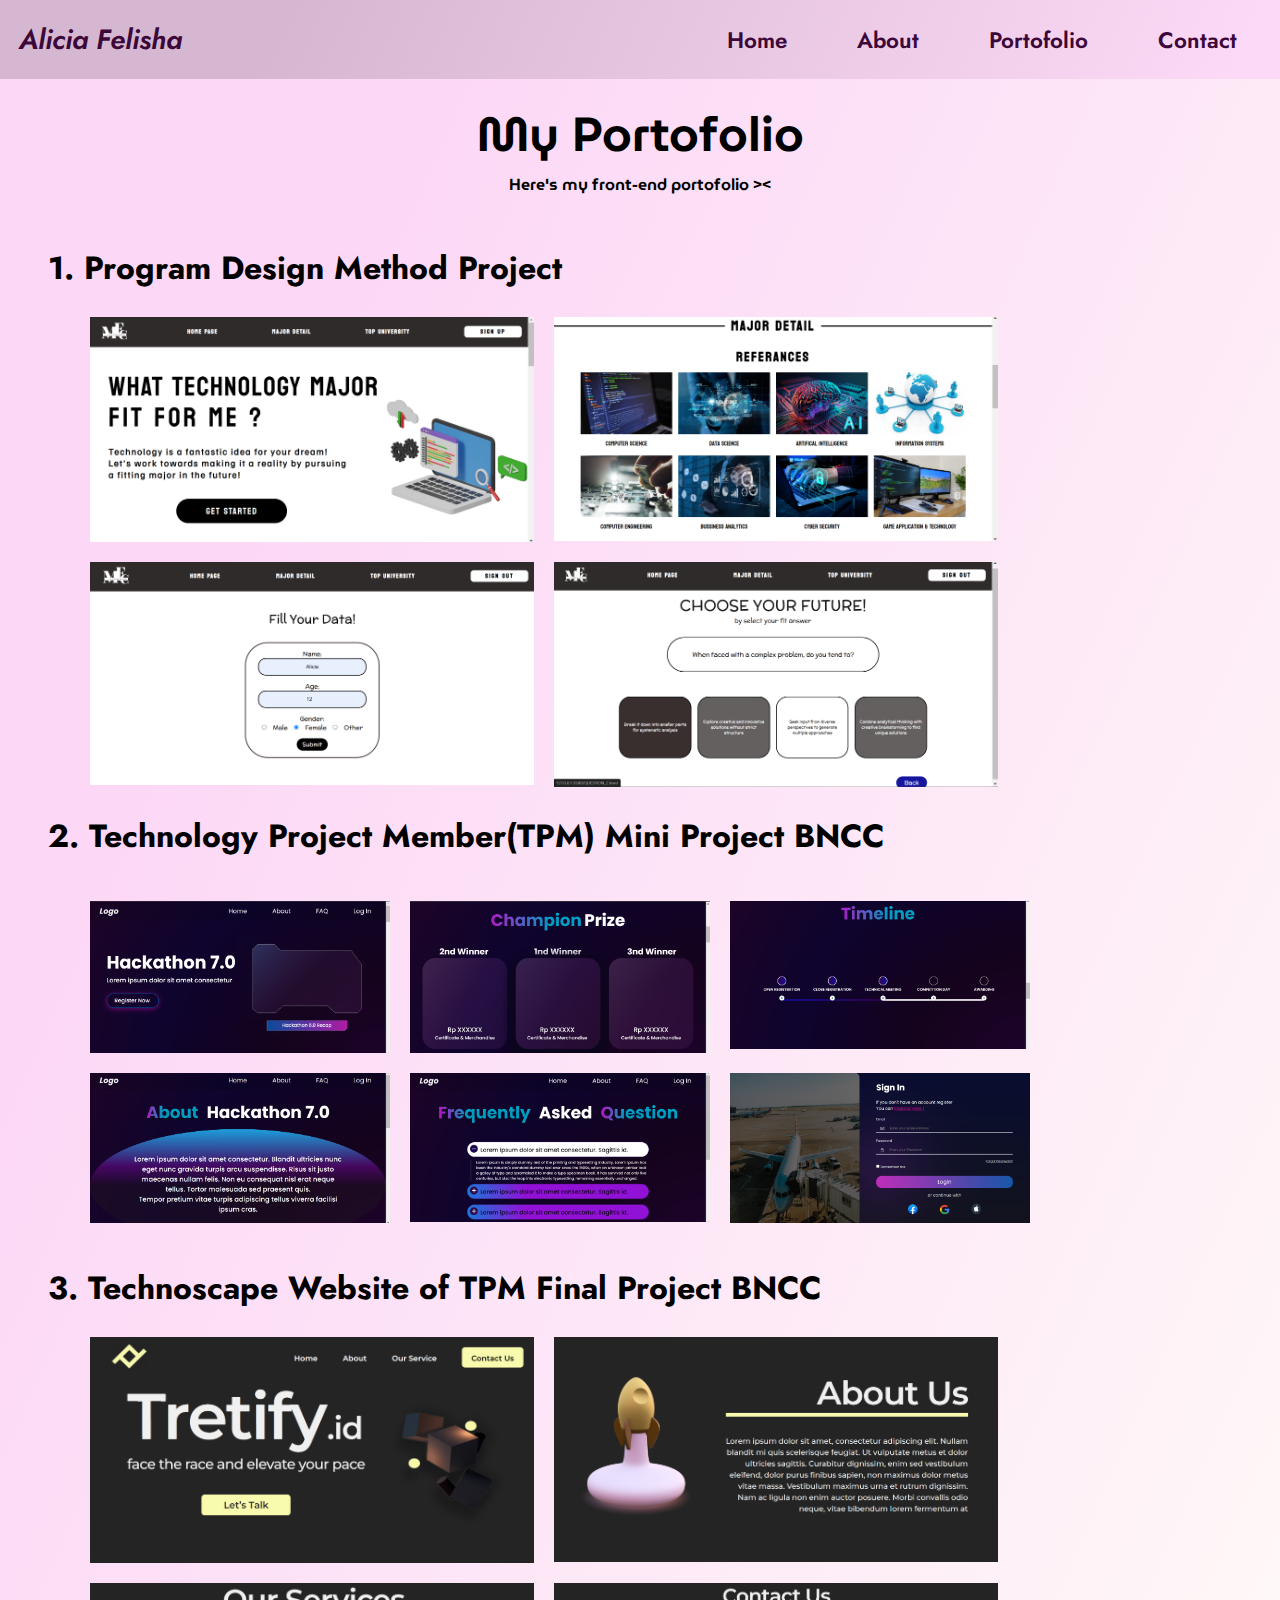
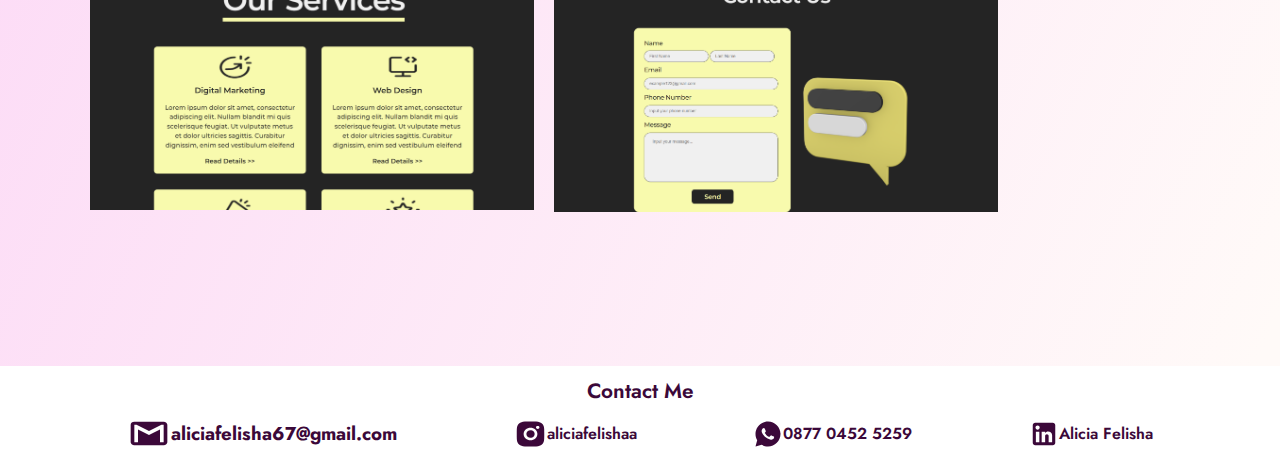
<file: index_portofolio.html>
<!DOCTYPE html>
<html lang="en">
  <head>
    <meta charset="UTF-8" />
    <meta name="viewport" content="width=device-width, initial-scale=1.0" />
    <title>Portofolio</title>
    <link rel="stylesheet" href="style_portofolio.css" />
    <link rel="preconnect" href="https://fonts.googleapis.com" />
    <link rel="preconnect" href="https://fonts.gstatic.com" crossorigin />
    <link
      href="https://fonts.googleapis.com/css2?family=Jost:ital,wght@0,100..900;1,100..900&display=swap"
      rel="stylesheet"
    />
    <link
      href="https://fonts.googleapis.com/css2?family=Jost:ital,wght@0,100..900;1,100..900&family=MuseoModerno:ital,wght@0,100..900;1,100..900&display=swap"
      rel="stylesheet"
    />
  </head>
  <body>
    <nav class="navbar">
      <div class="navbar-container">
        <span class="nameLogo">Alicia Felisha</span>
        <ul class="navbar__buttons">
          <li><a href="index.html">Home</a></li>
          <li><a href="index.html">About</a></li>
          <li><a href="index_portofolio.html">Portofolio</a></li>
          <li><a href="index_contact.html">Contact</a></li>
        </ul>
        <div class="navbar__mobile-hamburger">
          <i class="bx bx-menu"></i>
        </div>
      </div>
    </nav>
    <main>
      <div class="title-header">My Portofolio</div>
      <p class="text-para">Here's my front-end portofolio ><</p>

      <section>
        <div class="title-subheader">
          <h1>1. Program Design Method Project</h1>
          <div class="gambar-pdm">
            <img src="Asset/PDM1.png" alt="" />
            <img src="Asset/PDM2.png" alt="" />
            <img src="Asset/PDM3.png" alt="" />
            <img src="Asset/PDM4.png" alt="" />
          </div>
          <h1>2. Technology Project Member(TPM) Mini Project BNCC</h1>
          <div class="gambar-tpmmini">
            <img src="Asset/H1.png" alt="" />
            <img src="Asset/H2.png" alt="" />
            <img src="Asset/H3.png" alt="" />
            <img src="Asset/H4.png" alt="" />
            <img src="Asset/H5.png" alt="" />
            <img src="Asset/H6.png" alt="" />
          </div>
          <h1>3. Technoscape Website of TPM Final Project BNCC</h1>
          <div class="gambar-pdm">
            <img src="Asset/T1.png" alt="" />
            <img src="Asset/T2.png" alt="" />
            <img src="Asset/T3.png" alt="" />
            <img src="Asset/T4.png" alt="" />
          </div>
        </div>
      </section>

      <footer>
        <div class="footer-text">Contact Me</div>

        <div class="footer-container">
          <div class="gmail-footer">
            <svg
              xmlns="http://www.w3.org/2000/svg"
              width="44"
              height="35"
              viewBox="0 0 44 35"
              fill="none"
            >
              <path
                d="M36.6667 26.2499H33V13.4895L22 18.9583L11 13.4895V26.2499H7.33335V8.74992H9.53335L22 14.9478L34.4667 8.74992H36.6667M36.6667 5.83325H7.33335C5.29835 5.83325 3.66669 7.13117 3.66669 8.74992V26.2499C3.66669 27.0235 4.053 27.7653 4.74063 28.3123C5.42826 28.8593 6.36089 29.1666 7.33335 29.1666H36.6667C37.6391 29.1666 38.5718 28.8593 39.2594 28.3123C39.947 27.7653 40.3334 27.0235 40.3334 26.2499V8.74992C40.3334 7.97637 39.947 7.2345 39.2594 6.68752C38.5718 6.14054 37.6391 5.83325 36.6667 5.83325Z"
                fill="#3B0839"
              />
            </svg>
            <h3>aliciafelisha67@gmail.com</h3>
          </div>
          <div class="gmail-footer">
            <svg
              xmlns="http://www.w3.org/2000/svg"
              width="33"
              height="30"
              viewBox="0 0 33 30"
              fill="none"
            >
              <path
                d="M17.9135 2.5C19.4604 2.50375 20.2455 2.51125 20.9234 2.52875L21.1901 2.5375C21.4981 2.5475 21.802 2.56 22.1691 2.575C23.6321 2.6375 24.6304 2.8475 25.5063 3.15625C26.4137 3.47375 27.1783 3.90375 27.9428 4.5975C28.6419 5.22237 29.1829 5.97824 29.5281 6.8125C29.8678 7.60875 30.0988 8.51625 30.1675 9.8475C30.184 10.18 30.1978 10.4563 30.2087 10.7375L30.217 10.98C30.2376 11.595 30.2459 12.3088 30.2486 13.715L30.25 14.6475V16.285C30.2534 17.1968 30.2428 18.1085 30.2184 19.02L30.2101 19.2625C30.1991 19.5437 30.1854 19.82 30.1689 20.1525C30.1001 21.4837 29.8664 22.39 29.5281 23.1875C29.1839 24.0222 28.6428 24.7783 27.9428 25.4025C27.2552 26.0379 26.4238 26.5297 25.5063 26.8438C24.6304 27.1525 23.6321 27.3625 22.1691 27.425C21.8429 27.439 21.5165 27.4515 21.1901 27.4625L20.9234 27.47C20.2455 27.4875 19.4604 27.4963 17.9135 27.4988L16.8877 27.5H15.0879C14.0845 27.5031 13.0811 27.4936 12.078 27.4712L11.8112 27.4638C11.4848 27.4525 11.1585 27.4396 10.8322 27.425C9.36925 27.3625 8.371 27.1525 7.49375 26.8438C6.57617 26.5305 5.74505 26.0386 5.05862 25.4025C4.35881 24.7779 3.81731 24.0219 3.47188 23.1875C3.13225 22.3912 2.90125 21.4837 2.8325 20.1525C2.81718 19.8559 2.80343 19.5592 2.79125 19.2625L2.78438 19.02C2.75904 18.1085 2.74758 17.1968 2.75 16.285V13.715C2.74616 12.8033 2.75625 11.8915 2.78025 10.98L2.78987 10.7375C2.80087 10.4563 2.81462 10.18 2.83112 9.8475C2.89987 8.51625 3.13087 7.61 3.4705 6.8125C3.81578 5.97738 4.35837 5.22128 5.06 4.5975C5.74625 3.96184 6.57682 3.46998 7.49375 3.15625C8.371 2.8475 9.36787 2.6375 10.8322 2.575C11.198 2.56 11.5033 2.5475 11.8112 2.5375L12.078 2.53C13.0806 2.50779 14.0836 2.49821 15.0865 2.50125L17.9135 2.5ZM16.5 8.75C14.6766 8.75 12.928 9.40848 11.6386 10.5806C10.3493 11.7527 9.625 13.3424 9.625 15C9.625 16.6576 10.3493 18.2473 11.6386 19.4194C12.928 20.5915 14.6766 21.25 16.5 21.25C18.3234 21.25 20.072 20.5915 21.3614 19.4194C22.6507 18.2473 23.375 16.6576 23.375 15C23.375 13.3424 22.6507 11.7527 21.3614 10.5806C20.072 9.40848 18.3234 8.75 16.5 8.75ZM16.5 11.25C17.0417 11.2499 17.5781 11.3468 18.0786 11.5352C18.5791 11.7236 19.0339 11.9997 19.417 12.3479C19.8001 12.6961 20.104 13.1094 20.3114 13.5644C20.5188 14.0193 20.6256 14.5069 20.6257 14.9994C20.6258 15.4918 20.5192 15.9795 20.312 16.4345C20.1047 16.8895 19.801 17.3029 19.418 17.6512C19.035 17.9995 18.5803 18.2758 18.0799 18.4643C17.5795 18.6528 17.0431 18.7499 16.5014 18.75C15.4074 18.75 14.3581 18.3549 13.5846 17.6517C12.811 16.9484 12.3764 15.9946 12.3764 15C12.3764 14.0054 12.811 13.0516 13.5846 12.3483C14.3581 11.6451 15.4074 11.25 16.5014 11.25M23.7201 6.875C23.2643 6.875 22.8271 7.03962 22.5048 7.33265C22.1825 7.62567 22.0014 8.0231 22.0014 8.4375C22.0014 8.8519 22.1825 9.24933 22.5048 9.54235C22.8271 9.83538 23.2643 10 23.7201 10C24.176 10 24.6131 9.83538 24.9355 9.54235C25.2578 9.24933 25.4389 8.8519 25.4389 8.4375C25.4389 8.0231 25.2578 7.62567 24.9355 7.33265C24.6131 7.03962 24.176 6.875 23.7201 6.875Z"
                fill="#3B0839"
              />
            </svg>
            <div>aliciafelishaa</div>
          </div>

          <div class="gmail-footer">
            <svg
              xmlns="http://www.w3.org/2000/svg"
              width="30"
              height="30"
              viewBox="0 0 30 30"
              fill="none"
            >
              <path
                d="M15.0013 2.5C21.905 2.5 27.5013 8.09625 27.5013 15C27.5013 21.9037 21.905 27.5 15.0013 27.5C12.7922 27.5036 10.6221 26.919 8.71375 25.8063L2.50625 27.5L4.19625 21.29C3.08262 19.3811 2.49756 17.21 2.50125 15C2.50125 8.09625 8.0975 2.5 15.0013 2.5ZM10.7413 9.125L10.4913 9.135C10.3294 9.14486 10.1712 9.18738 10.0263 9.26C9.89065 9.33679 9.76687 9.43278 9.65875 9.545C9.50875 9.68625 9.42375 9.80875 9.3325 9.9275C8.87016 10.5286 8.62122 11.2666 8.625 12.025C8.6275 12.6375 8.7875 13.2338 9.0375 13.7913C9.54875 14.9187 10.39 16.1125 11.5 17.2188C11.7675 17.485 12.03 17.7525 12.3125 18.0013C13.6917 19.2156 15.3353 20.0913 17.1125 20.5588L17.8225 20.6675C18.0538 20.68 18.285 20.6625 18.5175 20.6512C18.8816 20.6325 19.237 20.5339 19.5588 20.3625C19.7224 20.2782 19.8822 20.1864 20.0375 20.0875C20.0375 20.0875 20.0913 20.0525 20.1938 19.975C20.3625 19.85 20.4663 19.7612 20.6063 19.615C20.71 19.5075 20.8 19.3813 20.8688 19.2375C20.9663 19.0338 21.0638 18.645 21.1038 18.3212C21.1338 18.0737 21.125 17.9388 21.1213 17.855C21.1163 17.7213 21.005 17.5825 20.8838 17.5238L20.1563 17.1975C20.1563 17.1975 19.0688 16.7238 18.4038 16.4213C18.3342 16.3909 18.2596 16.3735 18.1838 16.37C18.0982 16.3612 18.0118 16.3708 17.9303 16.3982C17.8488 16.4256 17.7741 16.4701 17.7113 16.5287C17.705 16.5262 17.6213 16.5975 16.7175 17.6925C16.6656 17.7622 16.5942 17.8149 16.5123 17.8438C16.4303 17.8728 16.3416 17.8767 16.2575 17.855C16.1761 17.8332 16.0963 17.8056 16.0188 17.7725C15.8638 17.7075 15.81 17.6825 15.7038 17.6375C14.9863 17.3244 14.3221 16.9014 13.735 16.3838C13.5775 16.2463 13.4313 16.0962 13.2813 15.9513C12.7895 15.4803 12.3609 14.9475 12.0063 14.3663L11.9325 14.2475C11.8795 14.1677 11.8367 14.0816 11.805 13.9913C11.7575 13.8075 11.8813 13.66 11.8813 13.66C11.8813 13.66 12.185 13.3275 12.3263 13.1475C12.4638 12.9725 12.58 12.8025 12.655 12.6813C12.8025 12.4438 12.8488 12.2 12.7713 12.0113C12.4213 11.1562 12.0588 10.305 11.6863 9.46C11.6125 9.2925 11.3938 9.1725 11.195 9.14875C11.1275 9.14125 11.06 9.13375 10.9925 9.12875C10.8246 9.12041 10.6564 9.12208 10.4888 9.13375L10.7413 9.125Z"
                fill="#3B0839"
              />
            </svg>
            <div>0877 0452 5259</div>
          </div>

          <div class="gmail-footer">
            <svg
              xmlns="http://www.w3.org/2000/svg"
              width="30"
              height="30"
              viewBox="0 0 30 30"
              fill="none"
            >
              <path
                d="M23.75 3.75C24.413 3.75 25.0489 4.01339 25.5178 4.48223C25.9866 4.95107 26.25 5.58696 26.25 6.25V23.75C26.25 24.413 25.9866 25.0489 25.5178 25.5178C25.0489 25.9866 24.413 26.25 23.75 26.25H6.25C5.58696 26.25 4.95107 25.9866 4.48223 25.5178C4.01339 25.0489 3.75 24.413 3.75 23.75V6.25C3.75 5.58696 4.01339 4.95107 4.48223 4.48223C4.95107 4.01339 5.58696 3.75 6.25 3.75H23.75ZM23.125 23.125V16.5C23.125 15.4192 22.6957 14.3828 21.9315 13.6185C21.1672 12.8543 20.1308 12.425 19.05 12.425C17.9875 12.425 16.75 13.075 16.15 14.05V12.6625H12.6625V23.125H16.15V16.9625C16.15 16 16.925 15.2125 17.8875 15.2125C18.3516 15.2125 18.7967 15.3969 19.1249 15.7251C19.4531 16.0533 19.6375 16.4984 19.6375 16.9625V23.125H23.125ZM8.6 10.7C9.15695 10.7 9.6911 10.4788 10.0849 10.0849C10.4788 9.6911 10.7 9.15695 10.7 8.6C10.7 7.4375 9.7625 6.4875 8.6 6.4875C8.03973 6.4875 7.50241 6.71007 7.10624 7.10624C6.71007 7.50241 6.4875 8.03973 6.4875 8.6C6.4875 9.7625 7.4375 10.7 8.6 10.7ZM10.3375 23.125V12.6625H6.875V23.125H10.3375Z"
                fill="#3B0839"
              />
            </svg>
            <div>Alicia Felisha</div>
          </div>
        </div>
      </footer>
    </main>
  </body>
</html>
</file>
<file: style.css>
* {
  padding: 0;
  margin: 0;
  box-sizing: border-box;
}

html {
  scroll-behavior: smooth;
}

@keyframes slideUp {
  0% {
    opacity: 0;
    transform: translateY(0px);
  }
  50% {
    opacity: 1;
    transform: translateY(10px);
  }
}

nav {
  position: fixed;
  top: 0;
  left: 0;
  width: 100%;
  z-index: 1000;
  padding: 3px;
  background: rgb(252, 216, 246);
  background-image: linear-gradient(
    114deg,
    rgb(214, 183, 209) 22%,
    rgba(255, 250, 248, 0.04044507121482088) 97%
  );
  background-repeat: no-repeat;
}

/* UTILITY CLASS */
.section {
  margin-inline: auto;
  max-width: 1300px;
}

main {
  margin-top: 80px; /* Berikan margin atas pada elemen utama untuk mencegah tumpang tindih dengan navbar */
}

body {
  background: rgb(252, 216, 246);
  background-repeat: no-repeat;
  background-image: linear-gradient(
    114deg,
    rgba(252, 216, 246, 1) 22%,
    rgb(255, 250, 248) 97%
  );
}

.navbar-container {
  display: flex;
  align-items: center;
  justify-content: space-between;
}

.nameLogo {
  color: var(--Red, #3b0839);
  font-family: Jost;
  font-size: 1.75rem;
  font-style: italic;
  font-weight: 600;
  line-height: normal;
  padding: 1rem;
}

nav ul {
  list-style-type: none;
  display: flex;
  align-items: center;
  justify-content: flex-end;
}

nav ul li {
  margin-left: 30px;
  margin-right: 40px;
}

nav ul li a {
  text-decoration: none;
  color: #000; /* Change color as needed */
  font-family: "Jost", sans-serif; /* Apply the font */
  font-weight: bold;
  color: var(--Red, #3b0839);
  font-family: Jost;
  font-size: 1.4rem;
  font-style: normal;
  font-weight: 600;
  line-height: normal;
  animation: slideUp 1s ease-in;
}

nav ul li a:hover {
  color: #464246; /* Change color as needed */
  font-size: 1.5rem;
  transform: scale(1.1); /* Perbesar teks sebesar 10% saat dihover */
  transition: transform 1s ease;
}

@keyframes slideIn {
  0% {
    opacity: 0;
    transform: translateX(50px);
  }
  100% {
    opacity: 1;
    transform: translateX(0);
  }
}

.titleWelcome {
  padding-bottom: 10px;
  color: #3b0839;
  font-family: Jost;
  font-size: 2.1rem;
  font-style: normal;
  font-weight: 600;
  line-height: normal;
  animation: slideIn 0.5s ease forwards;
}

@keyframes slideright {
  0% {
    opacity: 0;
    transform: translateX(-50px);
  }
  100% {
    opacity: 1;
    transform: translateX(0);
  }
}

.titlePortofolio {
  padding-bottom: 10px;
  color: #93418b;
  font-family: Jost;
  font-size: 3.1rem;
  font-style: normal;
  font-weight: 600;
  line-height: normal;
  animation: slideright 0.5s ease forwards;
}

.titleContainer {
  margin: 3rem;
  margin-top: 8rem;
  
}

.ContainerImageTitle {
  display: flex;
  flex-direction: row;
  justify-content: space-between;
}

.imagePeople {
  padding-left: 2rem;
  display: inline-block;
  justify-content: flex-end;
  animation: slideright 1s ease forwards;
}

.getStarted {
  margin-top: 10px;
  width: 14rem;
  height: 2.4375rem;
  flex-shrink: 0;
  border-radius: 6.25rem;
  background: #3b0839;
  cursor: pointer;
  border: none;
  animation: slideIn 2s ease forwards;
}

.getStarted a {
  color: #fff;
  font-family: Jost;
  font-size: 1.1rem;
  font-style: normal;
  font-weight: 500;
  line-height: normal;
  text-decoration: none;
}

.getStarted:hover {
  margin-top: 10px;
  width: 14rem;
  height: 2.4375rem;
  flex-shrink: 0;
  border-radius: 6.25rem;
  background: #220421;
  cursor: pointer;
  border: none;
}

/* get-started  get_started */
.imagePeople2 {
  padding: 0;
  animation: slideright 2s ease forwards;
}
.imagePeople2 > svg {
  width: 100%;
}

.navbar__mobile-hamburger {
  display: none;
  font-size: 2rem;
}

.table {
  display: grid;
  grid-template-columns: repeat(2, 1fr);
}


.SubTitle-Header {
  padding-top: 1.5rem;
  display: flex;
  align-items: center;
  justify-content: center;
  color: #3b0839;
  font-family: MuseoModerno;
  font-size: 3rem;
  font-style: normal;
  font-weight: 600;
  animation: slideUp 1s ease-in;
}

.container-about {
  display: flex;
  flex-direction: row;
  /* padding-top: 4rem; */
}

.text-description {
  padding-left: 4rem;
  padding-top: 2rem;
  animation: slideright 2s ease forwards;
}
.name-description {
  padding-top: 1rem;
  padding-bottom: 1rem;
  color: #000;
  font-family: Jost;
  font-size: 2.1rem;
  font-style: normal;
  font-weight: 600;
  line-height: normal;
}

.description-profile {
  padding-bottom: 1rem;
  color: #000;
  font-family: Jost;
  font-size: 1.2rem;
  font-style: normal;
  font-weight: 500;
  line-height: normal;
}

.tab-description {
  padding-bottom: 5px;
  color: #000;
  font-family: Jost;
  font-size: 1.2rem;
  font-style: normal;
  font-weight: 500;
  line-height: normal;
  tab-size: 2;
  /* white-space: pre; */
}

.tab-example {
  tab-size: 4;
}

/* EDUCATIONAL */
.subtitle-educational {
  padding-top: 5rem;
  padding-left: 2rem;
  color: #000;
  font-family: Jost;
  font-size: 2rem;
  font-style: normal;
  font-weight: 600;
  line-height: normal;
  width: 100%;
  height: 5rem;
  animation: slideUp 1s ease-in;
}

/*BACKGROUND */

table {
  width: 100%;
  border-collapse: collapse;
  padding-left: 4rem;
  padding-top: 10rem;
  animation: slideUp 2s ease forwards;
}

th,
td {
  border: 1px solid black;
  padding: 12px;
  text-align: center;
  background-color: rgba(35, 9, 9, 0);
}

th {
  background: white;
}

.table-decoration {
  padding-left: 2rem;
  padding-right: 2rem;
  padding-top: 5rem;
  padding-bottom: 2rem;
}

.th-style {
  color: black;
  font-family: Jost;
}

/* HARDSKILL */
.title-hs-soft {
  padding-top: 2rem;
  padding-left: 2rem;
  padding-bottom: 2rem;
  color: black;
  font-family: Jost;
  font-size: 2rem;
  font-style: normal;
  font-weight: 600;
  line-height: normal;
  width: 100%;
  height: 5rem;
  animation: slideUp 1s ease-in-out;
}

.rating-hardskill h1 {
  padding-left: 2rem;

  color: #000;
  font-family: Jost;
  font-size: 1.5rem;
  font-style: normal;
  font-weight: 500;
  line-height: normal;
  animation: slideright 2s ease forwards;
}

.container-rat {
  display: flex;
  flex-direction: row;
  animation: slideright 2s ease forwards;
}

.c-rating {
  padding-top: 6px;
  padding-left: 8rem;
  animation: slideright 2s ease forwards;
}

.html-rating {
  padding-top: 6px;
  padding-left: 5.2rem;
  animation: slideright 2s ease forwards;
}

.css-rating {
  padding-top: 6px;
  padding-left: 6.3rem;
  animation: slideright 2s ease forwards;
}

.js-rating {
  padding-top: 6px;
  padding-left: 2.1rem;
  animation: slideright 2s ease forwards;
}

/* CONTAINER */
.container-hardskill-software {
  display: flex;
  flex-direction: row;
}

/* SOFTWARE */
.logo {
  width: 5rem;
  height: 4.5rem;
  flex-shrink: 0;
}

.logo-container {
  padding-left: 2rem;
  animation: slideIn 2s ease forwards;
}

/* FOOTER */

footer {
  margin-top: 5rem;
  width: 100%;
  height: 6rem;
  background-color: white;
}

.footer-text {
  color: #3b0839;
  font-family: Jost;
  font-size: 1.3rem;
  font-style: normal;
  font-weight: 600;
  line-height: normal;
  display: flex;
  align-items: center;
  justify-content: center;
  padding-top: 10px;
}

.footer-container {
  padding: 10px;
  display: flex;
  flex-direction: row;
  justify-content: space-evenly;
}

.gmail-footer {
  display: flex;
  flex-direction: row;
  align-items: center;
  color: #3b0839;
  font-family: Jost;
  font-size: 1rem;
  font-style: normal;
  font-weight: 600;
  line-height: normal;
}

.sec-portofolio {
  display: none;
}

.sec-contactme {
  display: none;
}

/* MEDIA QUERIES */
@media (max-width: 800px) {
  .home {
    display: flex;
    flex-direction: column;
  }

  .navbar__buttons {
    display: none;
  }

  .navbar__mobile-hamburger {
    display: block;
  }

  .titleContainer {
    display: flex;
    flex-direction: column;
    align-items: center;
    text-align: center;
  }

  .imagePeople > svg {
    display: none;
  }

  .container-about {
    padding-top: 0;
  }

  .description-profile {
    font-size: 12px;
  }

  .tab-description {
    font-size: 12px;
  }

  .name-description {
    font-size: 1.7rem;
  }

  .subtitle-educational {
    padding-top: 0px;
    animation: slideright 0.5s ease forwards;
  }

  .table-decoration {
    transform: scale(1);
    padding-top: 10px;
  }

  .title-hs-soft {
    font-size: 1.6rem;
    padding-left: 3px;
    animation: slideright 0.5s ease forwards;
  }

  .logo-container {
    display: flex;
    text-wrap: nowrap;
    transform: scale(0.9);
    padding-left: 0;
  }

  .js-rating {
    padding-left: 38px;
  }

  .html-rating {
    padding-left: 79px;
  }

  .rating-hardskill h1 {
    text-wrap: nowrap;
    padding-left: 2px;
  }

  .container-sf {
    transform: scale(0.9);
  }
  .container-hs {
    transform: scale(0.9);
  }

  .sec-portofolio {
    display: flex;
    align-items: center;
    justify-content: center;
  }

  .text-para {
    display: flex;
    align-items: center;
    justify-content: center;
  }

  .title-header {
    color: #000;
    font-family: MuseoModerno;
    font-size: 3rem;
    font-style: normal;
    font-weight: 600;
    line-height: normal;
    display: flex;
    flex-direction: column;
    justify-content: center;
    align-items: center;
    padding-top: 1rem;
  }

  .title-subheader {
    color: #000;
    font-family: Jost;
    font-size: 1rem;
    font-style: normal;
    font-weight: 600;
    line-height: normal;
    transform: scale(0.9);
  }

  .gambar-pdm {
    padding: 2px;
    display: grid;
    grid-template-columns: repeat(2, 1fr);

    width: 1.4rem;
  }

  .gambar-pdm img {
    width: 16.4rem;
    padding: 10px;
  }

  .gambar-tpmmini {
    padding: 2px;
    display: grid;
    grid-template-columns: repeat(2, 1fr);

    width: 1.4rem;
  }

  .gambar-tpmmini img {
    width: 16.7rem;
    padding: 10px;
  }

  /* CONTACT ME */

  .sec-contactme {
    display: flex;
    flex-direction: column;
  }

  .contactme {
    padding-top: 1rem;
    color: #000;
    font-family: MuseoModerno;
    font-size: 3rem;
    font-style: normal;
    font-weight: 600;
    line-height: normal;
    display: flex;
    align-items: center;
    justify-content: center;
  }

  .kotak {
    margin-left: 3rem;
    margin-top: 2rem;
    padding: 1.2rem;
    width: 17.583rem;
    height: 22.2rem;
    border-radius: 2rem;
    border: 2px solid #1e1e1e;
    background: #3b0839;
    /* transform: scale(0.5); */
  }

  .text-name input {
    margin-left: 2px;
    padding: 7px;
    width: 13rem;
    height: 1.75rem;
    flex-shrink: 0;
    border-radius: 3.125rem;
    background: #fff;
    border: none;
  }

  .text-form {
    padding: 5px;
    color: #fff;
    font-family: Jost;
    font-size: 13px;
    font-style: normal;
    font-weight: 600;
    line-height: normal;
  }

  .textarea-message {
    /* margin-left: 1rem; */
    padding: 10px;
    border-radius: 1rem;
  }

  .button-submit {
    margin-top: 10px;
    width: 3.5rem;
    height: 1.1rem;
    flex-shrink: 0;
    border-radius: 1.25rem;
    background: #fff;
    border: none;
    cursor: pointer;
    color: #000;
    font-family: Jost;
    font-size: 0.7rem;
    font-style: normal;
    font-weight: 600;
    line-height: normal;
  }

  .button-submit:hover {
    color: #000000;
    background-color: #cac4ca;
  }

  .contact-container {
    display: flex;
    flex-direction: row;
    align-items: center;
    justify-content: center;
    /* transform: scale(0.5); */
  }
  .aa {
    display: flex;
    flex-direction: column;
    transform: scale(0.5);
  }

  .footer-text {
    font-size: 0.8rem;
  }

  .text-footer {
    font-size: 10px;
  }

  .gmail-footer svg {
    transform: scale(0.5);
  }

  footer {
    margin-top: 3rem;
    height: 5rem;
  }
}
</file>
<file: style_contact.css>
* {
  padding: 0;
  margin: 0;
  box-sizing: border-box;
}

html {
  scroll-behavior: smooth;
}

@keyframes slideUp {
  0% {
    opacity: 0;
    transform: translateY(0px);
  }
  50% {
    opacity: 1;
    transform: translateY(10px);
  }
}

@keyframes slideIn {
  0% {
    opacity: 0;
    transform: translateX(-30px);
  }
  90% {
    opacity: 1;
    transform: translateX(10px);
  }
  100% {
    /* opacity: 1; */
    transform: translateX(10px);
  }
}

nav {
  position: fixed;
  top: 0;
  left: 0;
  width: 100%;
  z-index: 1000;
  padding: 3px;
  background: rgb(252, 216, 246);
  background-image: linear-gradient(
    114deg,
    rgb(214, 183, 209) 22%,
    rgba(255, 250, 248, 0.04044507121482088) 97%
  );
  background-repeat: no-repeat;
}

/* UTILITY CLASS */
.section {
  margin-inline: auto;
  max-width: 1300px;
}

main {
  margin-top: 80px;
}

body {
  background: rgb(252, 216, 246);
  background-repeat: no-repeat;
  background-image: linear-gradient(
    114deg,
    rgba(252, 216, 246, 1) 22%,
    rgb(255, 250, 248) 97%
  );
}

.navbar-container {
  display: flex;
  align-items: center;
  justify-content: space-between;
}

.nameLogo {
  color: var(--Red, #3b0839);
  font-family: Jost;
  font-size: 1.75rem;
  font-style: italic;
  font-weight: 600;
  line-height: normal;
  padding: 1rem;
}

nav ul {
  list-style-type: none;
  display: flex;
  align-items: center;
  justify-content: flex-end;
}

nav ul li {
  margin-left: 30px;
  margin-right: 40px;
}

nav ul li a {
  text-decoration: none;
  color: #000; /* Change color as needed */
  font-family: "Jost", sans-serif; /* Apply the font */
  font-weight: bold;
  color: var(--Red, #3b0839);
  font-family: Jost;
  font-size: 1.4rem;
  font-style: normal;
  font-weight: 600;
  line-height: normal;
}

nav ul li a:hover {
  color: #464246; /* Change color as needed */
}

.navbar__mobile-hamburger {
  display: none;
  font-size: 2rem;
}

/* MEDIA QUERIES */
@media (max-width: 800px) {
  .home {
    display: flex;
    flex-direction: column;
  }

  .navbar__buttons {
    display: none;
  }

  .navbar__mobile-hamburger {
    display: block;
  }

  .titleContainer {
    display: flex;
    flex-direction: column;
    align-items: center;
    text-align: center;
  }

  .imagePeople {
    scale: 0.8;
    transform: translate(-1rem, 0);
  }
}

.contactme {
  padding-top: 1rem;
  color: #000;
  font-family: MuseoModerno;
  font-size: 3rem;
  font-style: normal;
  font-weight: 600;
  line-height: normal;
  display: flex;
  align-items: center;
  justify-content: center;
  animation: slideUp 1s ease-in;
}

.kotak {
  margin-left: 3rem;
  margin-top: 2rem;
  padding: 1.2rem;
  width: 34.5rem;
  height: 37.6875rem;
  border-radius: 5rem;
  border: 2px solid #1e1e1e;
  background: #3b0839;
  animation: slideIn 1s ease-in;
}

.text-name input {
  margin-left: 1rem;
  padding: 1rem;
  width: 30rem;
  height: 1.75rem;
  flex-shrink: 0;
  border-radius: 3.125rem;
  background: #fff;
  border: none;
  
}

.text-form {
  padding: 1rem;
  color: #fff;
  font-family: Jost;
  font-size: 1.3rem;
  font-style: normal;
  font-weight: 600;
  line-height: normal;
}

.textarea-message {
  margin-left: 1rem;
  padding: 1rem;
  border-radius: 2rem;
}

.button-submit {
  margin-top: 10px;
  margin-left: 30px;
  width: 6rem;
  height: 1.9375rem;
  flex-shrink: 0;
  border-radius: 1.25rem;
  background: #fff;
  border: none;
  cursor: pointer;
  color: #000;
  font-family: Jost;
  font-size: 1rem;
  font-style: normal;
  font-weight: 600;
  line-height: normal;
}

.button-submit:hover {
  color: #000000;
  background-color: #cac4ca;
}

.contact-container{
    display: flex;
    flex-direction: row;
    align-items: center;
    justify-content: space-evenly;
    animation: slideUp 1s ease-in;
}
.aa{
    display: flex;
    flex-direction: column;
}

/* FOOTER */

footer {
  margin-top: 5rem;
  width: 100%;
  height: 6rem;
  background-color: white;
}

.footer-text {
  color: #3b0839;
  font-family: Jost;
  font-size: 1.3rem;
  font-style: normal;
  font-weight: 600;
  line-height: normal;
  display: flex;
  align-items: center;
  justify-content: center;
  padding-top: 10px;
}

.footer-container {
  padding: 10px;
  display: flex;
  flex-direction: row;
  justify-content: space-evenly;
}

.gmail-footer {
  display: flex;
  flex-direction: row;
  align-items: center;
  color: #3b0839;
  font-family: Jost;
  font-size: 1rem;
  font-style: normal;
  font-weight: 600;
  line-height: normal;
}
</file>
<file: style_portofolio.css>
* {
  padding: 0;
  margin: 0;
  box-sizing: border-box;
}

html {
  scroll-behavior: smooth;
}

@keyframes slideUp {
  0% {
    opacity: 0;
    transform: translateY(0px);
  }
  50% {
    opacity: 1;
    transform: translateY(10px);
  }
}

@keyframes slideIn {
  0% {
    opacity: 0;
    transform: translateX(-30px);
  }
  90% {
    opacity: 1;
    transform: translateX(10px);
  }
  100% {
    /* opacity: 1; */
    transform: translateX(10px);
  }
}

nav {
  position: fixed;
  top: 0;
  left: 0;
  width: 100%;
  z-index: 1000;
  padding: 3px;
  background: rgb(252, 216, 246);
  background-image: linear-gradient(
    114deg,
    rgb(214, 183, 209) 22%,
    rgba(255, 250, 248, 0.04044507121482088) 97%
  );
  background-repeat: no-repeat;
}

/* UTILITY CLASS */
.section {
  margin-inline: auto;
  max-width: 1300px;
}

main {
  margin-top: 80px;
}

body {
  background: rgb(252, 216, 246);
  background-repeat: no-repeat;
  background-image: linear-gradient(
    114deg,
    rgba(252, 216, 246, 1) 22%,
    rgb(255, 250, 248) 97%
  );
}

.navbar-container {
  display: flex;
  align-items: center;
  justify-content: space-between;
}

.nameLogo {
  color: var(--Red, #3b0839);
  font-family: Jost;
  font-size: 1.75rem;
  font-style: italic;
  font-weight: 600;
  line-height: normal;
  padding: 1rem;
}

nav ul {
  list-style-type: none;
  display: flex;
  align-items: center;
  justify-content: flex-end;
}

nav ul li {
  margin-left: 30px;
  margin-right: 40px;
}

nav ul li a {
  text-decoration: none;
  color: #000; /* Change color as needed */
  font-family: "Jost", sans-serif; /* Apply the font */
  font-weight: bold;
  color: var(--Red, #3b0839);
  font-family: Jost;
  font-size: 1.4rem;
  font-style: normal;
  font-weight: 600;
  line-height: normal;
}

nav ul li a:hover {
  color: #464246; /* Change color as needed */
}

.navbar__mobile-hamburger {
  display: none;
  font-size: 2rem;
}

/* MEDIA QUERIES */
@media (max-width: 800px) {
  .home {
    display: flex;
    flex-direction: column;
  }

  .navbar__buttons {
    display: none;
  }

  .navbar__mobile-hamburger {
    display: block;
  }

  .titleContainer {
    display: flex;
    flex-direction: column;
    align-items: center;
    text-align: center;
  }

  .imagePeople {
    scale: 0.8;
    transform: translate(-1rem, 0);
  }
}

.title-header {
  color: #000;
  font-family: MuseoModerno;
  font-size: 3rem;
  font-style: normal;
  font-weight: 600;
  line-height: normal;
  display: flex;
  align-items: center;
  justify-content: center;
  padding-top: 1rem;
  animation: slideUp 1s ease-in;
}

.title-subheader {
  padding: 3rem;
  color: #000;
  font-family: Jost;
  font-size: 1rem;
  font-style: normal;
  font-weight: 600;
  line-height: normal;
  animation: slideIn 1s ease-in;
}

.gambar-pdm {
  padding: 1rem;
  display: grid;
  grid-template-columns: repeat(2, 1fr);
  padding-left: 2rem;
  width: 25rem;
}

.gambar-pdm img {
  width: 29rem;
  padding: 10px;
}

.gambar-tpmmini {
  padding: 2rem;
  display: grid;
  grid-template-columns: repeat(3, 1fr);
  padding-left: 2rem;
  width: 20rem;
}

.gambar-tpmmini img {
  width: 20rem;
  padding: 10px;
}

.text-para {
  color: #000;
  font-family: MuseoModerno;
  font-size: 1rem;
  font-style: normal;
  font-weight: 600;
  line-height: normal;
  display: flex;
  align-items: center;
  justify-content: center;
}

/* FOOTER */

footer {
  margin-top: 5rem;
  width: 100%;
  height: 6rem;
  background-color: white;
}

.footer-text {
  color: #3b0839;
  font-family: Jost;
  font-size: 1.3rem;
  font-style: normal;
  font-weight: 600;
  line-height: normal;
  display: flex;
  align-items: center;
  justify-content: center;
  padding-top: 10px;
}

.footer-container {
  padding: 10px;
  display: flex;
  flex-direction: row;
  justify-content: space-evenly;
}

.gmail-footer {
  display: flex;
  flex-direction: row;
  align-items: center;
  color: #3b0839;
  font-family: Jost;
  font-size: 1rem;
  font-style: normal;
  font-weight: 600;
  line-height: normal;
}
</file>
